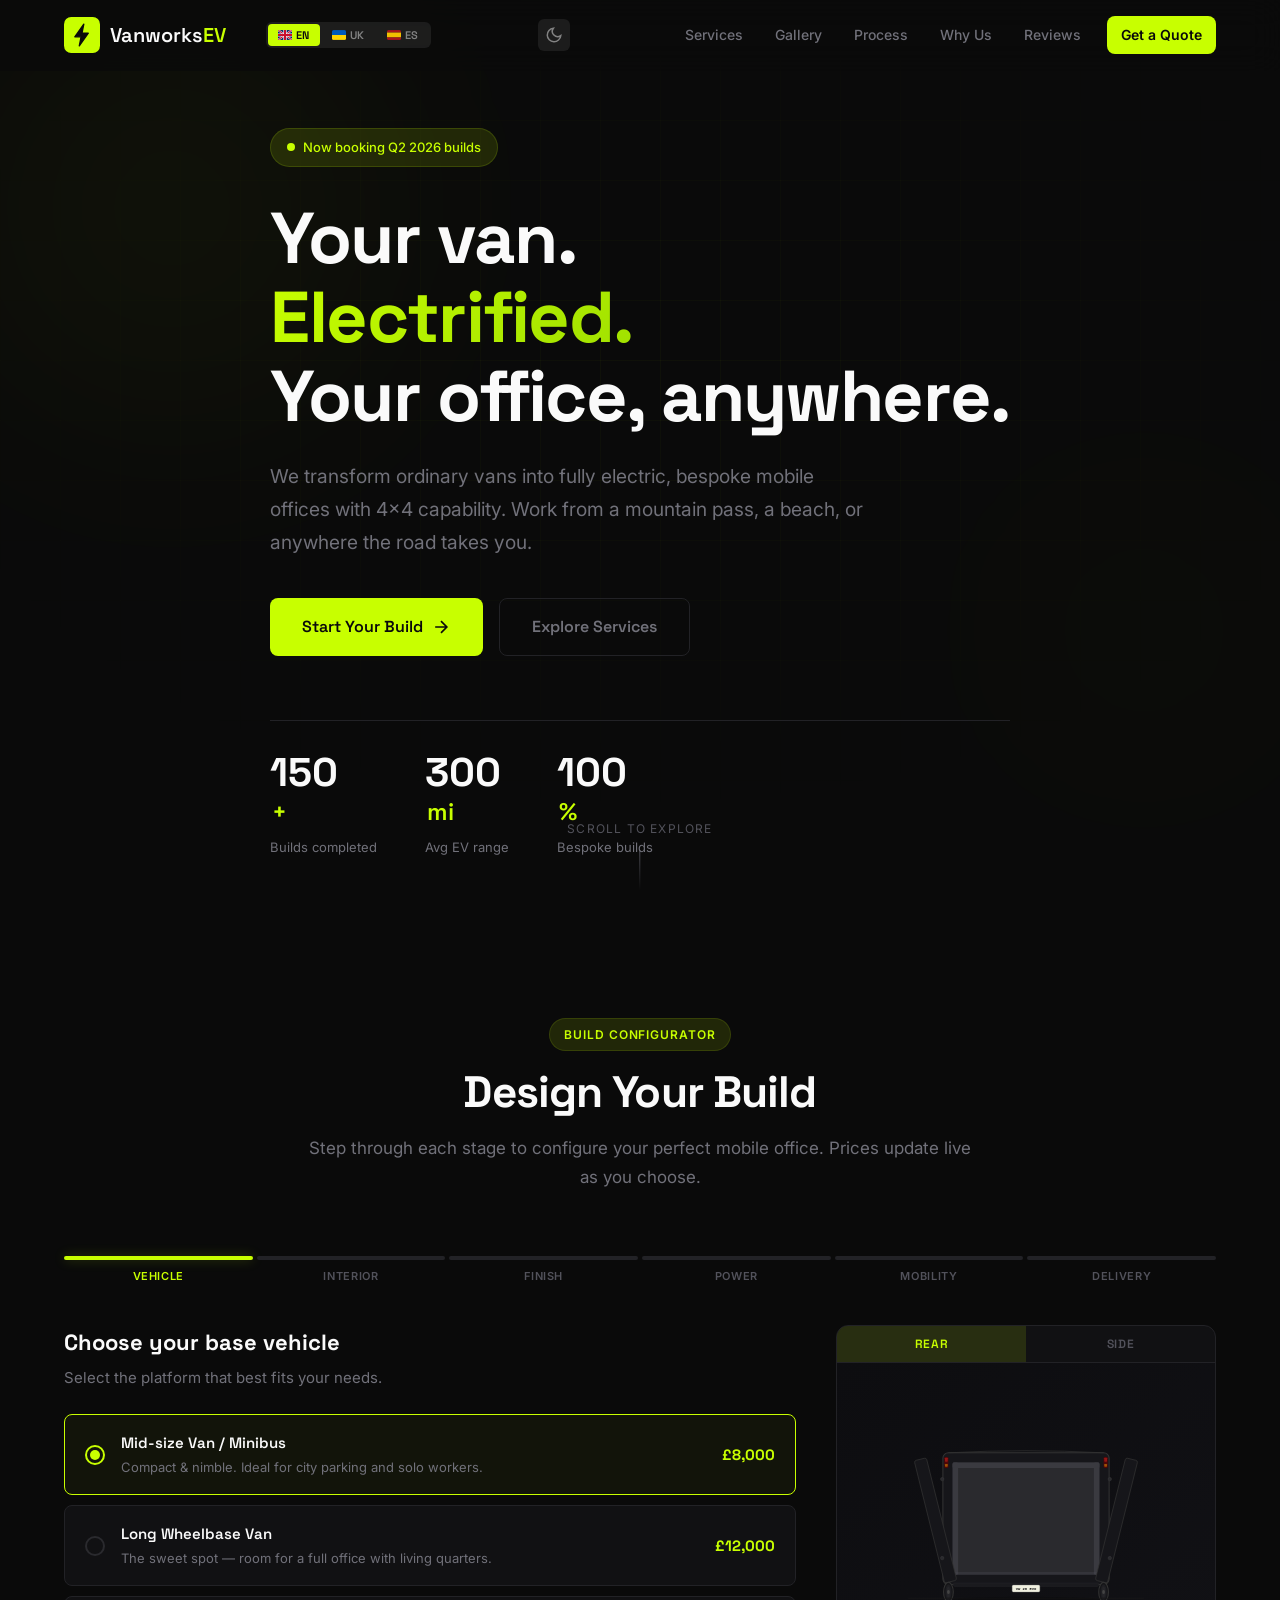
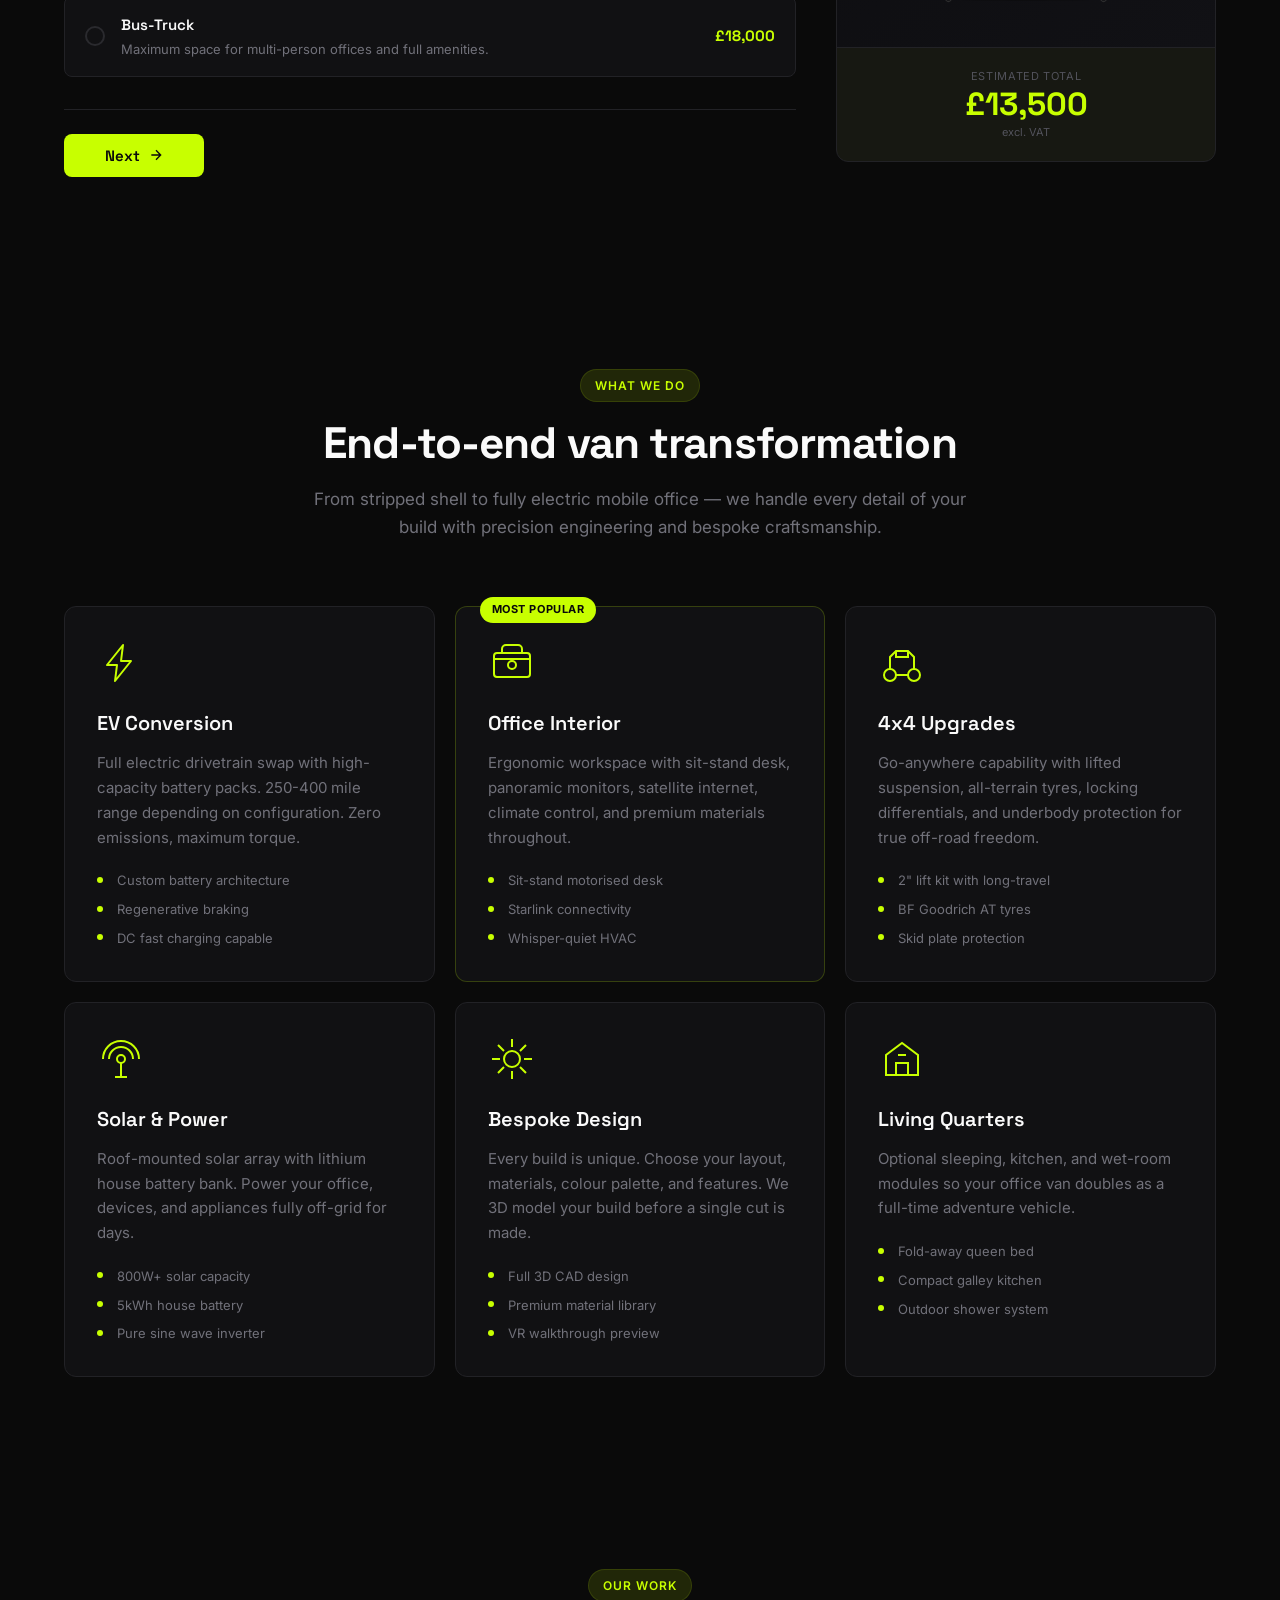
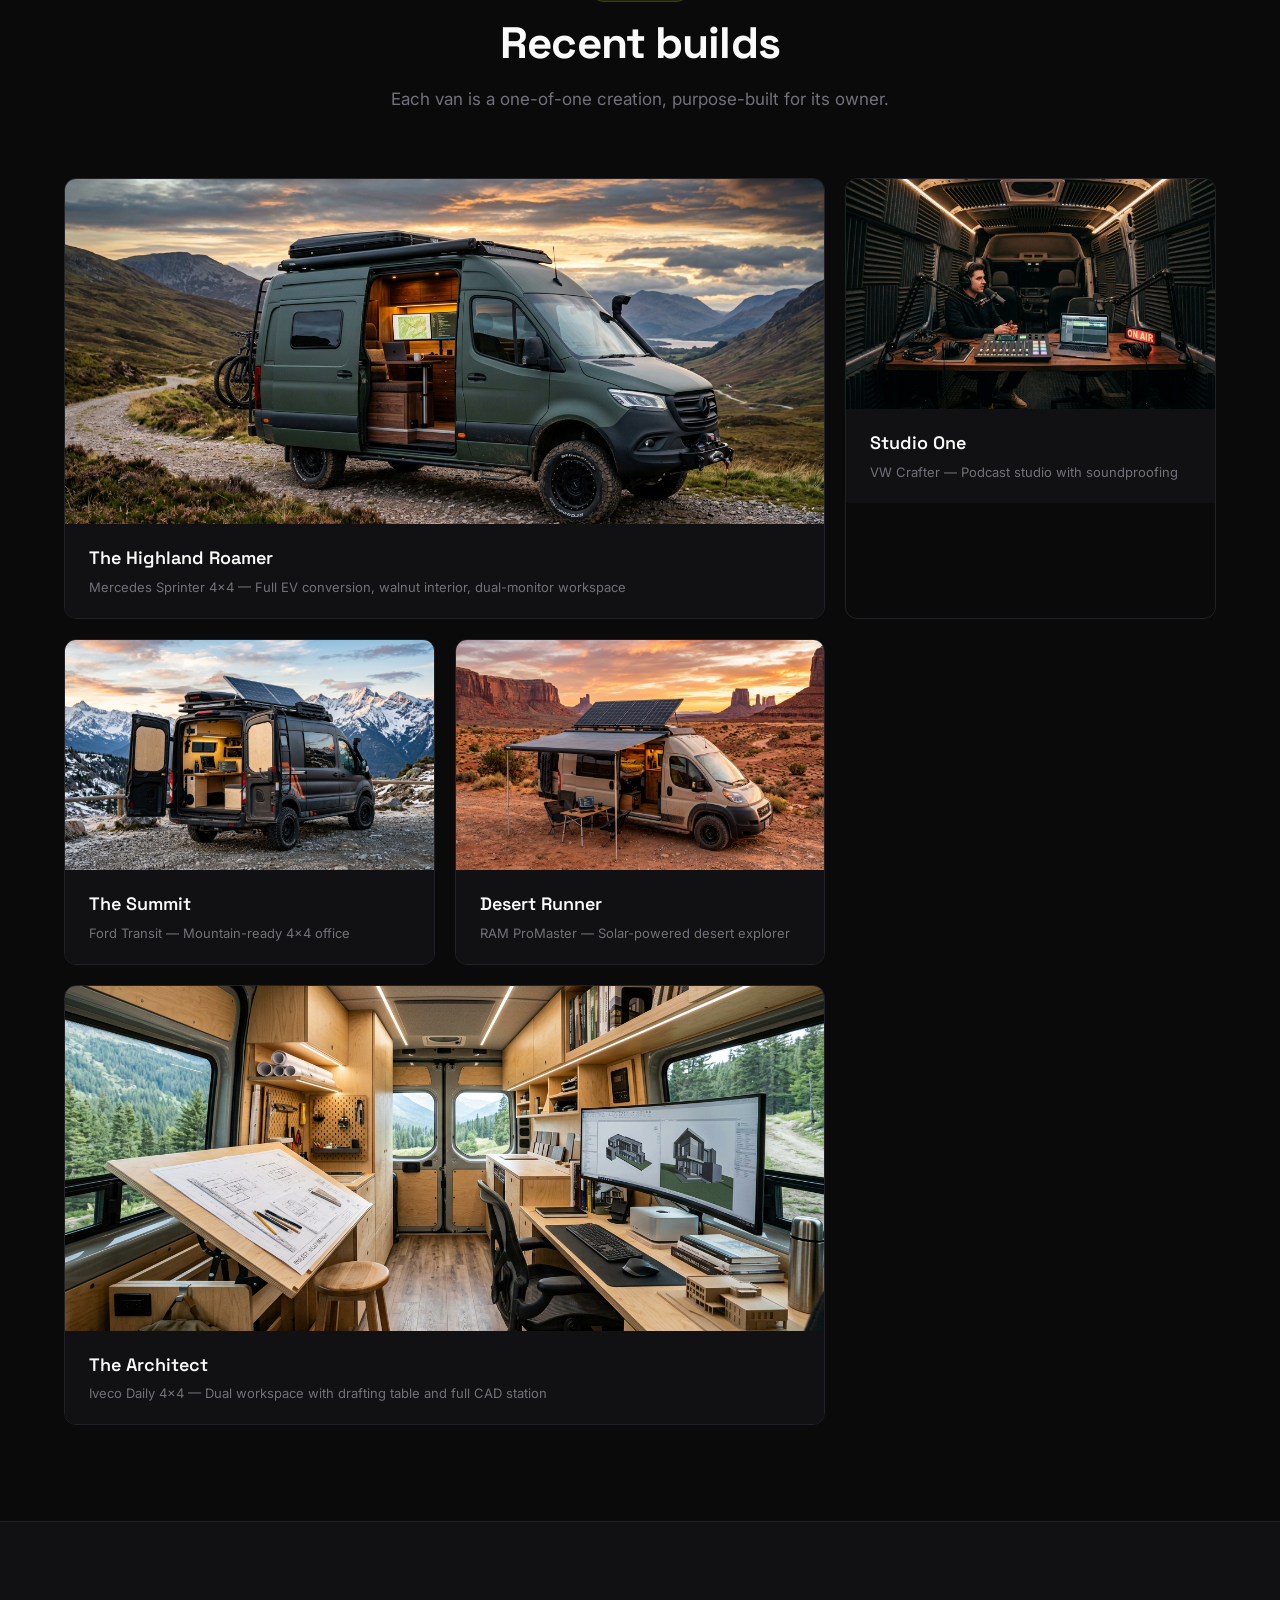
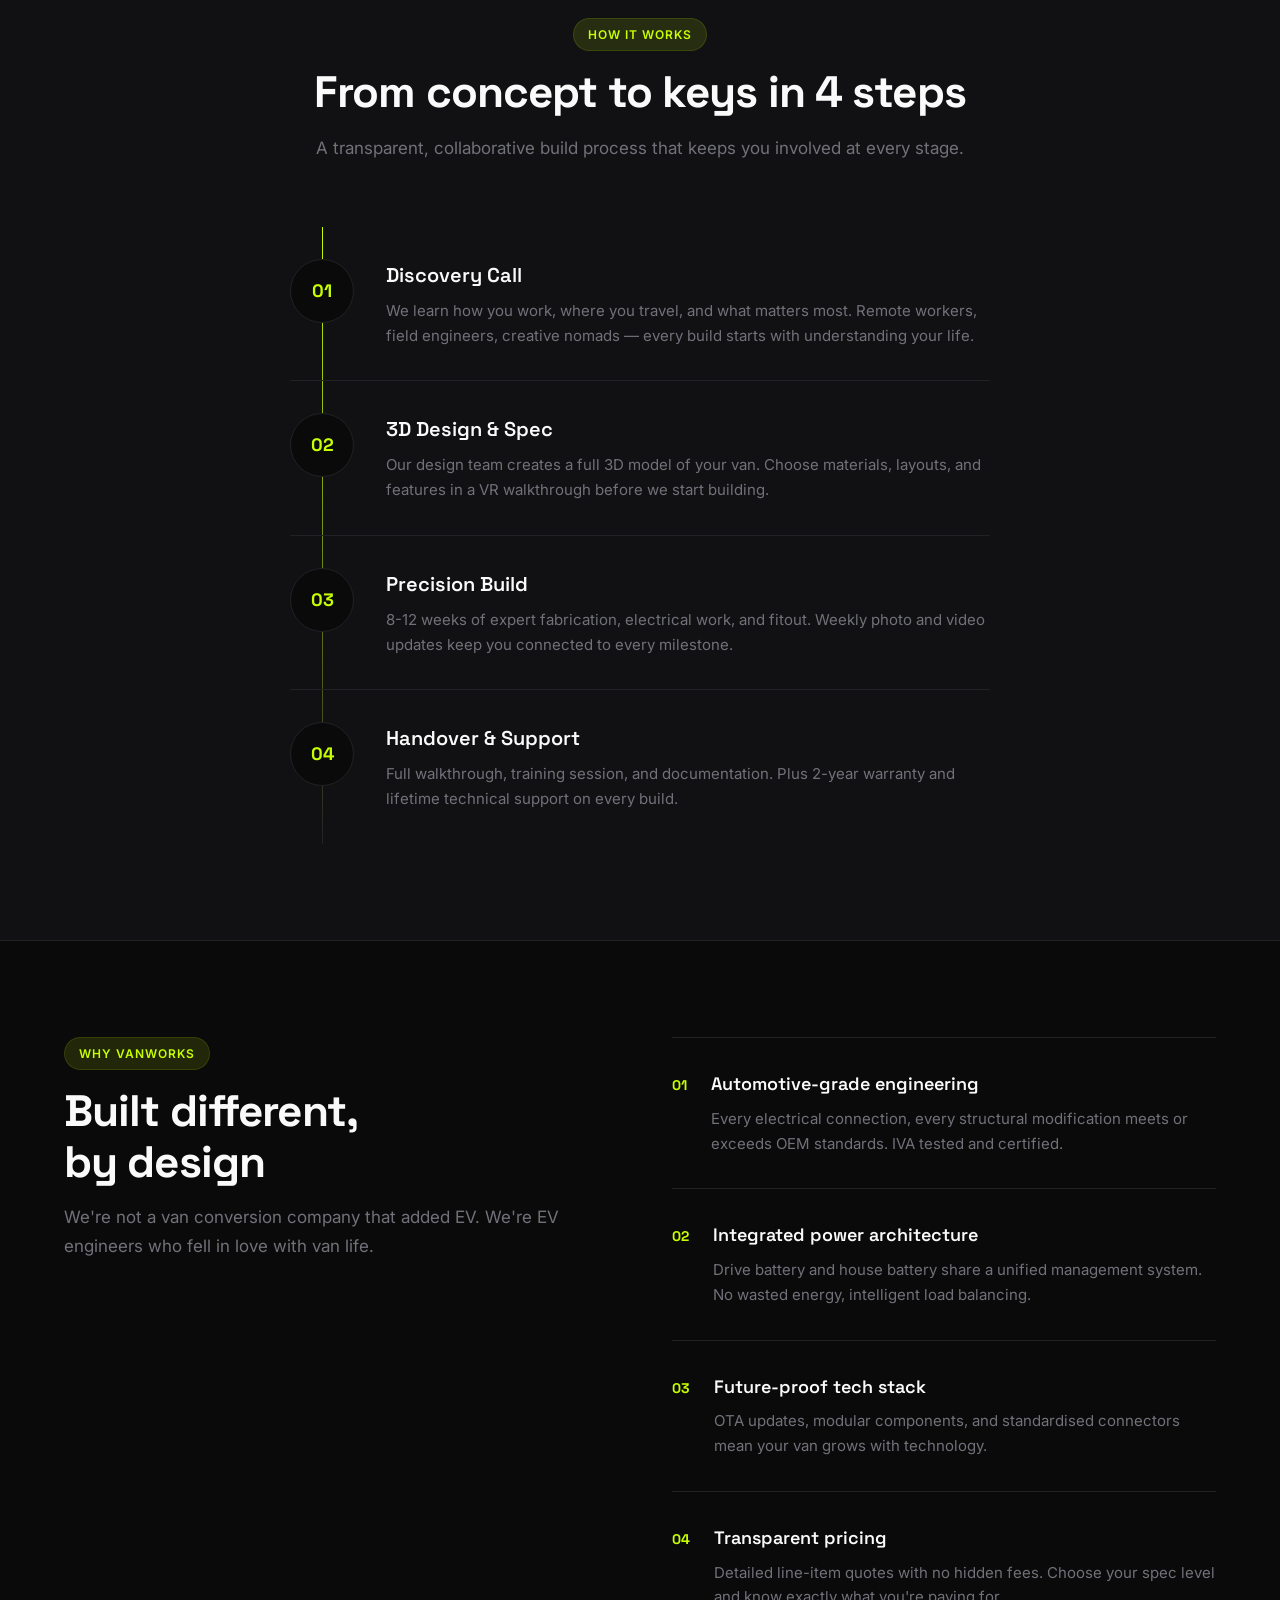
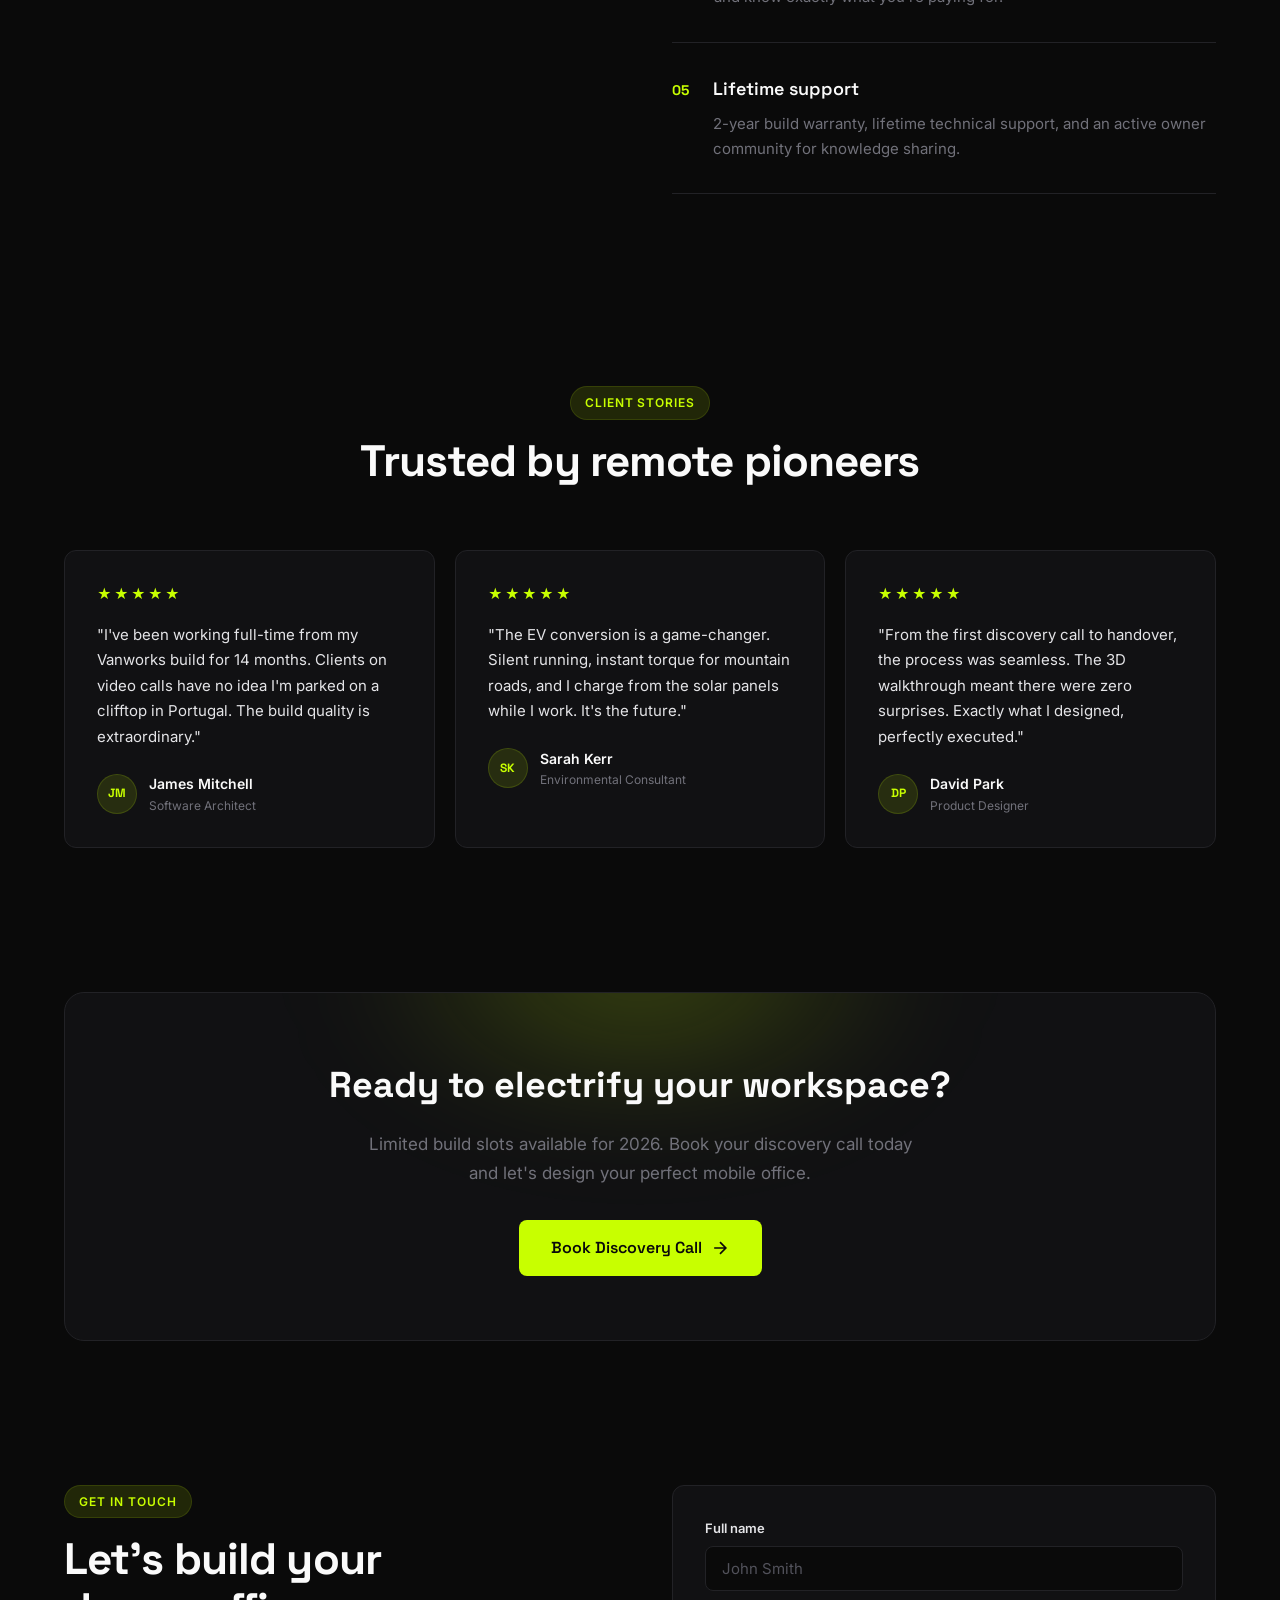
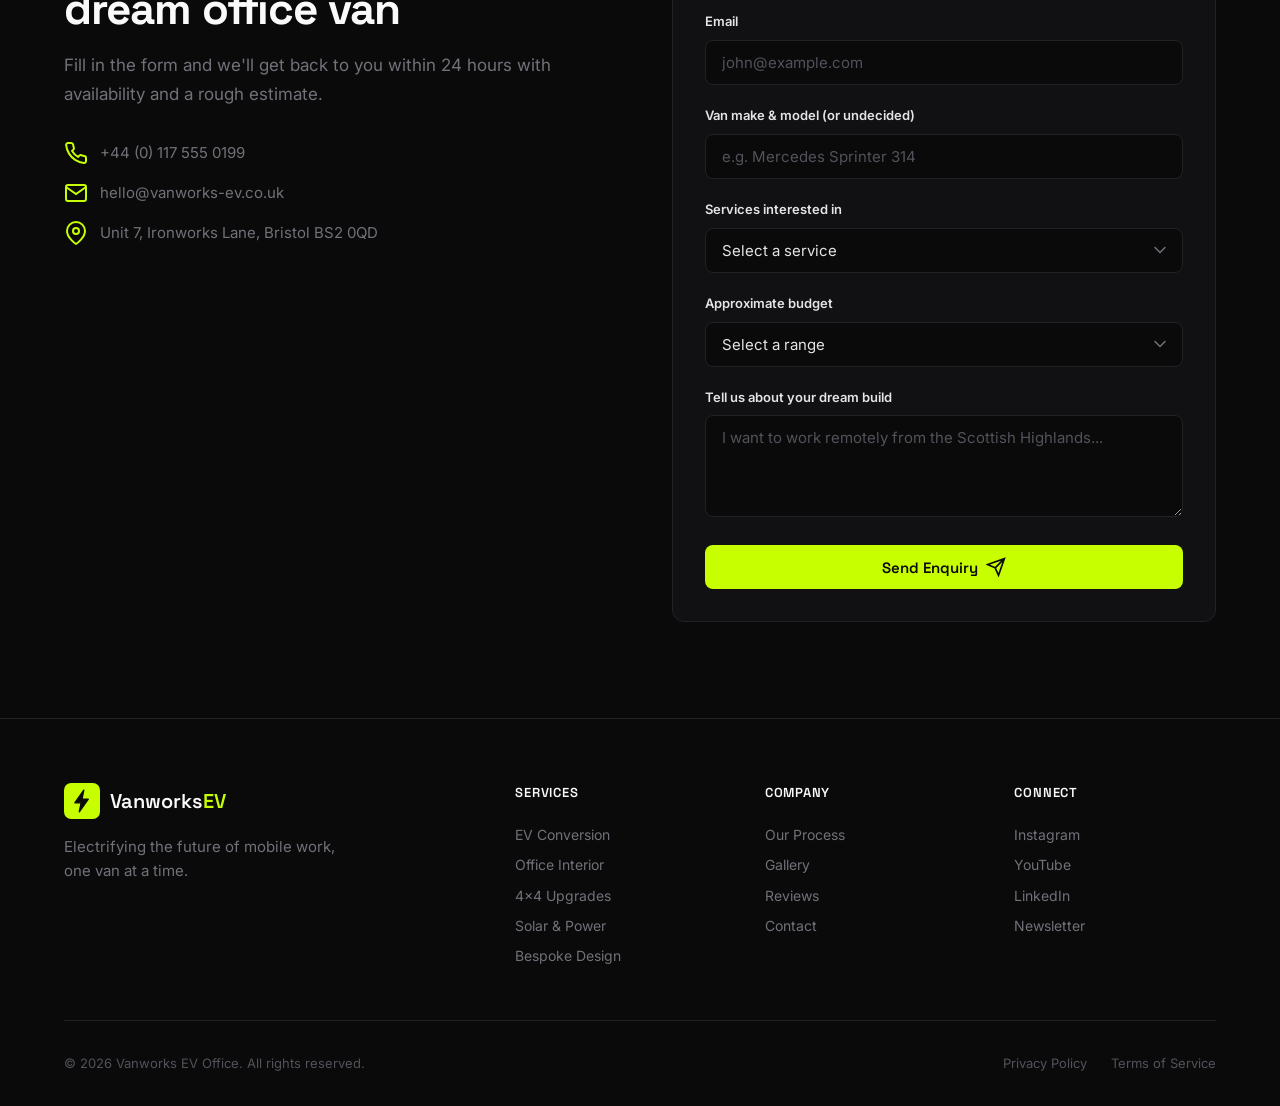
<file: index.html>
<!DOCTYPE html>
<html lang="es">
<head>
  <meta charset="UTF-8">
  <meta name="viewport" content="width=device-width, initial-scale=1.0">
  <title>Vanworks EV Office — Bespoke Electric Office Vans &amp; 4x4 Upgrades</title>
  <meta name="description" content="Vanworks EV Office transforms vans into electric, spacious offices on wheels. Bespoke interior redesign, EV conversion, and 4x4 upgrades.">
  <meta property="og:title" content="Vanworks EV Office — Bespoke Electric Office Vans & 4x4 Upgrades">
  <meta property="og:description" content="We transform ordinary vans into fully electric, bespoke mobile offices with 4x4 capability.">
  <meta property="og:image" content="https://buengenio.github.io/voltvan-studio/images/highland-roamer.jpg">
  <meta property="og:image:width" content="1200">
  <meta property="og:image:height" content="630">
  <meta property="og:type" content="website">
  <meta property="og:url" content="https://buengenio.github.io/voltvan-studio/">
  <meta name="twitter:card" content="summary_large_image">
  <meta name="twitter:title" content="Vanworks EV Office — Bespoke Electric Office Vans & 4x4 Upgrades">
  <meta name="twitter:description" content="We transform ordinary vans into fully electric, bespoke mobile offices with 4x4 capability.">
  <meta name="twitter:image" content="https://buengenio.github.io/voltvan-studio/images/highland-roamer.jpg">
  <link rel="preconnect" href="https://fonts.googleapis.com">
  <link rel="preconnect" href="https://fonts.gstatic.com" crossorigin>
  <link href="https://fonts.googleapis.com/css2?family=Space+Grotesk:wght@300;400;500;600;700&family=Inter:wght@300;400;500;600&display=swap" rel="stylesheet">
  <link rel="stylesheet" href="style.css">
  <link rel="stylesheet" href="wizard.css">
  <link rel="icon" href="data:image/svg+xml,<svg xmlns='http://www.w3.org/2000/svg' viewBox='0 0 100 100'><text y='.9em' font-size='90'>⚡</text></svg>">
  <style>
    .lang-switcher{display:flex;gap:2px;padding:2px;border-radius:6px;background:rgba(255,255,255,.08);margin-right:auto;margin-left:1rem}
    .lang-btn{display:flex;align-items:center;gap:4px;padding:4px 10px;font-size:.6875rem;font-weight:600;font-family:'Space Grotesk',sans-serif;letter-spacing:.04em;border:none;border-radius:4px;background:transparent;color:rgba(255,255,255,.45);cursor:pointer;transition:all .25s ease}
    .flag{width:14px;height:10px;border-radius:1.5px;flex-shrink:0}
    .lang-btn.active{background:var(--accent,#c8ff00);color:#0a0a0a}
    .lang-btn:hover:not(.active){color:rgba(255,255,255,.8)}
    @media(max-width:768px){.lang-switcher{margin:0 0 0 auto;order:-1}}
    .theme-toggle{display:flex;align-items:center;justify-content:center;width:32px;height:32px;border:none;border-radius:6px;background:rgba(255,255,255,.08);color:rgba(255,255,255,.45);cursor:pointer;transition:all .25s ease;margin-left:6px;flex-shrink:0}
    .theme-toggle:hover{color:rgba(255,255,255,.8);background:rgba(255,255,255,.12)}
    .theme-icon{display:none}
    [data-theme="dark"] .theme-icon--dark,[data-theme="light"] .theme-icon--light,[data-theme="auto"] .theme-icon--auto{display:block}
    html:not([data-theme]) .theme-icon--dark{display:block}
  </style>
</head>
<body>
  <!-- Navigation -->
  <nav class="nav" id="nav">
    <div class="nav__container">
      <a href="#" class="nav__logo">
        <svg class="nav__logo-icon" viewBox="0 0 40 40" fill="none" xmlns="http://www.w3.org/2000/svg">
          <rect width="40" height="40" rx="8" fill="currentColor"/>
          <path d="M22 8L12 22h7l-2 10 10-14h-7l2-10z" fill="#0a0a0a" stroke="#0a0a0a" stroke-width="1.5" stroke-linejoin="round"/>
        </svg>
        <span>Vanworks<span class="nav__logo-accent">EV</span></span>
      </a>
      <div class="lang-switcher" id="langSwitcher">
        <button class="lang-btn active" data-lang="en"><svg class="flag" viewBox="0 0 20 14"><rect width="20" height="14" fill="#012169"/><path d="M0 0l20 14M20 0L0 14" stroke="#fff" stroke-width="2.8"/><path d="M0 0l20 14M20 0L0 14" stroke="#C8102E" stroke-width="1.6"/><path d="M10 0v14M0 7h20" stroke="#fff" stroke-width="4.6"/><path d="M10 0v14M0 7h20" stroke="#C8102E" stroke-width="2.8"/></svg>EN</button>
        <button class="lang-btn" data-lang="uk"><svg class="flag" viewBox="0 0 20 14"><rect width="20" height="7" fill="#005BBB"/><rect y="7" width="20" height="7" fill="#FFD500"/></svg>UK</button>
        <button class="lang-btn" data-lang="es"><svg class="flag" viewBox="0 0 20 14"><rect width="20" height="3.5" fill="#AA151B"/><rect y="3.5" width="20" height="7" fill="#F1BF00"/><rect y="10.5" width="20" height="3.5" fill="#AA151B"/></svg>ES</button>
      </div>
      <button class="theme-toggle" id="themeToggle" aria-label="Toggle theme">
        <svg class="theme-icon theme-icon--light" width="18" height="18" viewBox="0 0 24 24" fill="none" stroke="currentColor" stroke-width="2"><circle cx="12" cy="12" r="5"/><path d="M12 1v2M12 21v2M4.22 4.22l1.42 1.42M18.36 18.36l1.42 1.42M1 12h2M21 12h2M4.22 19.78l1.42-1.42M18.36 5.64l1.42-1.42"/></svg>
        <svg class="theme-icon theme-icon--dark" width="18" height="18" viewBox="0 0 24 24" fill="none" stroke="currentColor" stroke-width="2"><path d="M21 12.79A9 9 0 1111.21 3 7 7 0 0021 12.79z"/></svg>
        <svg class="theme-icon theme-icon--auto" width="18" height="18" viewBox="0 0 24 24" fill="none" stroke="currentColor" stroke-width="2"><circle cx="12" cy="12" r="10"/><path d="M12 2a10 10 0 000 20z" fill="currentColor" opacity=".3"/></svg>
      </button>
      <div class="nav__links" id="navLinks">
        <a href="#services" class="nav__link" data-i18n="nav_services">Services</a>
        <a href="#gallery" class="nav__link" data-i18n="nav_gallery">Gallery</a>
        <a href="#process" class="nav__link" data-i18n="nav_process">Process</a>
        <a href="#features" class="nav__link" data-i18n="nav_why">Why Us</a>
        <a href="#testimonials" class="nav__link" data-i18n="nav_reviews">Reviews</a>
        <a href="#contact" class="nav__link nav__link--cta" data-i18n="nav_cta">Get a Quote</a>
      </div>
      <button class="nav__toggle" id="navToggle" aria-label="Toggle navigation">
        <span></span><span></span><span></span>
      </button>
    </div>
  </nav>

  <!-- Hero -->
  <header class="hero" id="hero">
    <div class="hero__bg">
      <div class="hero__grid"></div>
      <div class="hero__glow hero__glow--1"></div>
      <div class="hero__glow hero__glow--2"></div>
    </div>
    <div class="hero__container">
      <div class="hero__badge animate-in">
        <span class="hero__badge-dot"></span>
        <span data-i18n="hero_badge">Now booking Q2 2026 builds</span>
      </div>
      <h1 class="hero__title animate-in">
        <span data-i18n="hero_title_1">Your van.</span><br>
        <span class="hero__title-gradient" data-i18n="hero_title_grad">Electrified.</span><br>
        <span data-i18n="hero_title_3">Your office, anywhere.</span>
      </h1>
      <p class="hero__subtitle animate-in" data-i18n="hero_sub">
        We transform ordinary vans into fully electric, bespoke mobile offices
        with 4x4 capability. Work from a mountain pass, a beach, or anywhere
        the road takes you.
      </p>
      <div class="hero__actions animate-in">
        <a href="#wizard" class="btn btn--primary btn--lg">
          <span data-i18n="hero_cta1">Start Your Build</span>
          <svg width="20" height="20" viewBox="0 0 24 24" fill="none" stroke="currentColor" stroke-width="2"><path d="M5 12h14M12 5l7 7-7 7"/></svg>
        </a>
        <a href="#services" class="btn btn--ghost btn--lg" data-i18n="hero_cta2">
          Explore Services
        </a>
      </div>
      <div class="hero__stats animate-in">
        <div class="hero__stat">
          <span class="hero__stat-number" data-count="150">0</span><span class="hero__stat-suffix">+</span>
          <span class="hero__stat-label" data-i18n="stat_builds_l">Builds completed</span>
        </div>
        <div class="hero__stat">
          <span class="hero__stat-number" data-count="300">0</span><span class="hero__stat-suffix">mi</span>
          <span class="hero__stat-label" data-i18n="stat_range_l">Avg EV range</span>
        </div>
        <div class="hero__stat">
          <span class="hero__stat-number" data-count="100">0</span><span class="hero__stat-suffix">%</span>
          <span class="hero__stat-label" data-i18n="stat_bespoke_l">Bespoke builds</span>
        </div>
      </div>
    </div>
    <div class="hero__scroll">
      <span data-i18n="hero_scroll">Scroll to explore</span>
      <div class="hero__scroll-line"></div>
    </div>
  </header>

  <!-- Build Wizard -->
  <section class="wizard" id="wizard">
    <div class="container">
      <div class="section-header">
        <span class="section-tag" data-i18n="wiz_tag">Build Configurator</span>
        <h2 class="section-title" data-i18n="wiz_title">Design Your Build</h2>
        <p class="section-desc" data-i18n="wiz_desc">Step through each stage to configure your perfect mobile office. Prices update live as you choose.</p>
      </div>
      <div class="wiz__progress" id="wizProgress"></div>
      <div class="wiz__layout">
        <div class="wiz__steps" id="wizSteps"></div>
        <div class="wiz__preview-panel">
          <div class="wiz__preview-sticky">
            <div class="wiz__view-toggle">
              <button class="wiz__view-btn active" data-view="rear" data-i18n="wiz_rear">Rear</button>
              <button class="wiz__view-btn" data-view="side" data-i18n="wiz_side">Side</button>
            </div>
            <div class="wiz__svg-wrap" id="wizSvg"></div>
            <div class="wiz__price" id="wizPrice">
              <span class="wiz__price-label" data-i18n="wiz_est">Estimated total</span>
              <span class="wiz__price-value" id="wizPriceVal">£8,000</span>
              <span class="wiz__price-vat" data-i18n="wiz_vat">excl. VAT</span>
            </div>
          </div>
        </div>
      </div>
    </div>
  </section>

  <!-- Services -->
  <section class="services" id="services">
    <div class="container">
      <div class="section-header">
        <span class="section-tag" data-i18n="svc_tag">What we do</span>
        <h2 class="section-title" data-i18n="svc_title">End-to-end van transformation</h2>
        <p class="section-desc" data-i18n="svc_desc">From stripped shell to fully electric mobile office — we handle every detail of your build with precision engineering and bespoke craftsmanship.</p>
      </div>
      <div class="services__grid">
        <div class="service-card animate-in">
          <div class="service-card__icon">
            <svg viewBox="0 0 48 48" fill="none" stroke="currentColor" stroke-width="2">
              <path d="M26 6L10 26h10l-2 16 16-20H24l2-16z" stroke-linejoin="round"/>
            </svg>
          </div>
          <h3 class="service-card__title" data-i18n="svc_ev_h">EV Conversion</h3>
          <p class="service-card__desc" data-i18n="svc_ev_p">Full electric drivetrain swap with high-capacity battery packs. 250-400 mile range depending on configuration. Zero emissions, maximum torque.</p>
          <ul class="service-card__features" data-i18n-list="svc_ev_f">
            <li>Custom battery architecture</li>
            <li>Regenerative braking</li>
            <li>DC fast charging capable</li>
          </ul>
        </div>
        <div class="service-card service-card--featured animate-in">
          <div class="service-card__badge" data-i18n="svc_off_badge">Most Popular</div>
          <div class="service-card__icon">
            <svg viewBox="0 0 48 48" fill="none" stroke="currentColor" stroke-width="2">
              <rect x="6" y="14" width="36" height="24" rx="3"/>
              <path d="M14 14V10a4 4 0 014-4h12a4 4 0 014 4v4"/>
              <circle cx="24" cy="26" r="4"/>
              <path d="M6 20h36"/>
            </svg>
          </div>
          <h3 class="service-card__title" data-i18n="svc_off_h">Office Interior</h3>
          <p class="service-card__desc" data-i18n="svc_off_p">Ergonomic workspace with sit-stand desk, panoramic monitors, satellite internet, climate control, and premium materials throughout.</p>
          <ul class="service-card__features" data-i18n-list="svc_off_f">
            <li>Sit-stand motorised desk</li>
            <li>Starlink connectivity</li>
            <li>Whisper-quiet HVAC</li>
          </ul>
        </div>
        <div class="service-card animate-in">
          <div class="service-card__icon">
            <svg viewBox="0 0 48 48" fill="none" stroke="currentColor" stroke-width="2">
              <circle cx="12" cy="36" r="6"/><circle cx="36" cy="36" r="6"/>
              <path d="M18 36h12M12 30V18l6-6h12l6 6v12"/>
              <path d="M18 12v6h12v-6"/>
            </svg>
          </div>
          <h3 class="service-card__title" data-i18n="svc_4x4_h">4x4 Upgrades</h3>
          <p class="service-card__desc" data-i18n="svc_4x4_p">Go-anywhere capability with lifted suspension, all-terrain tyres, locking differentials, and underbody protection for true off-road freedom.</p>
          <ul class="service-card__features" data-i18n-list="svc_4x4_f">
            <li>2" lift kit with long-travel</li>
            <li>BF Goodrich AT tyres</li>
            <li>Skid plate protection</li>
          </ul>
        </div>
        <div class="service-card animate-in">
          <div class="service-card__icon">
            <svg viewBox="0 0 48 48" fill="none" stroke="currentColor" stroke-width="2">
              <path d="M6 24C6 14 14 6 24 6s18 8 18 18"/>
              <path d="M12 24c0-6.6 5.4-12 12-12s12 5.4 12 12"/>
              <circle cx="24" cy="24" r="4"/>
              <path d="M24 28v14M18 42h12"/>
            </svg>
          </div>
          <h3 class="service-card__title" data-i18n="svc_solar_h">Solar &amp; Power</h3>
          <p class="service-card__desc" data-i18n="svc_solar_p">Roof-mounted solar array with lithium house battery bank. Power your office, devices, and appliances fully off-grid for days.</p>
          <ul class="service-card__features" data-i18n-list="svc_solar_f">
            <li>800W+ solar capacity</li>
            <li>5kWh house battery</li>
            <li>Pure sine wave inverter</li>
          </ul>
        </div>
        <div class="service-card animate-in">
          <div class="service-card__icon">
            <svg viewBox="0 0 48 48" fill="none" stroke="currentColor" stroke-width="2">
              <path d="M24 4v8M4 24h8M44 24h-8M24 44v-8"/>
              <path d="M10 10l6 6M38 10l-6 6M10 38l6-6M38 38l-6-6"/>
              <circle cx="24" cy="24" r="8"/>
            </svg>
          </div>
          <h3 class="service-card__title" data-i18n="svc_design_h">Bespoke Design</h3>
          <p class="service-card__desc" data-i18n="svc_design_p">Every build is unique. Choose your layout, materials, colour palette, and features. We 3D model your build before a single cut is made.</p>
          <ul class="service-card__features" data-i18n-list="svc_design_f">
            <li>Full 3D CAD design</li>
            <li>Premium material library</li>
            <li>VR walkthrough preview</li>
          </ul>
        </div>
        <div class="service-card animate-in">
          <div class="service-card__icon">
            <svg viewBox="0 0 48 48" fill="none" stroke="currentColor" stroke-width="2">
              <path d="M8 40V20l16-12 16 12v20H8z"/>
              <path d="M18 40V28h12v12"/>
              <path d="M20 20h8"/>
            </svg>
          </div>
          <h3 class="service-card__title" data-i18n="svc_living_h">Living Quarters</h3>
          <p class="service-card__desc" data-i18n="svc_living_p">Optional sleeping, kitchen, and wet-room modules so your office van doubles as a full-time adventure vehicle.</p>
          <ul class="service-card__features" data-i18n-list="svc_living_f">
            <li>Fold-away queen bed</li>
            <li>Compact galley kitchen</li>
            <li>Outdoor shower system</li>
          </ul>
        </div>
      </div>
    </div>
  </section>

  <!-- Gallery -->
  <section class="gallery" id="gallery">
    <div class="container">
      <div class="section-header">
        <span class="section-tag" data-i18n="gal_tag">Our work</span>
        <h2 class="section-title" data-i18n="gal_title">Recent builds</h2>
        <p class="section-desc" data-i18n="gal_desc">Each van is a one-of-one creation, purpose-built for its owner.</p>
      </div>
      <div class="gallery__grid">
        <div class="gallery__item gallery__item--wide animate-in">
          <div class="gallery__img">
            <img src="images/highland-roamer.jpg" alt="The Highland Roamer — Mercedes Sprinter 4x4 with walnut interior" loading="lazy">
          </div>
          <div class="gallery__info">
            <h3 data-i18n="gal_1_h">The Highland Roamer</h3>
            <p data-i18n="gal_1_p">Mercedes Sprinter 4x4 — Full EV conversion, walnut interior, dual-monitor workspace</p>
          </div>
        </div>
        <div class="gallery__item animate-in">
          <div class="gallery__img">
            <img src="images/studio-one.jpg" alt="Studio One — VW Crafter podcast studio with soundproofing" loading="lazy">
          </div>
          <div class="gallery__info">
            <h3 data-i18n="gal_2_h">Studio One</h3>
            <p data-i18n="gal_2_p">VW Crafter — Podcast studio with soundproofing</p>
          </div>
        </div>
        <div class="gallery__item animate-in">
          <div class="gallery__img">
            <img src="images/the-summit.jpg" alt="The Summit — Ford Transit 4x4 at mountain overlook" loading="lazy">
          </div>
          <div class="gallery__info">
            <h3 data-i18n="gal_3_h">The Summit</h3>
            <p data-i18n="gal_3_p">Ford Transit — Mountain-ready 4x4 office</p>
          </div>
        </div>
        <div class="gallery__item animate-in">
          <div class="gallery__img">
            <img src="images/desert-runner.jpg" alt="Desert Runner — RAM ProMaster with solar panels in desert" loading="lazy">
          </div>
          <div class="gallery__info">
            <h3 data-i18n="gal_4_h">Desert Runner</h3>
            <p data-i18n="gal_4_p">RAM ProMaster — Solar-powered desert explorer</p>
          </div>
        </div>
        <div class="gallery__item gallery__item--wide animate-in">
          <div class="gallery__img">
            <img src="images/the-architect.jpg" alt="The Architect — Iveco Daily dual workspace interior" loading="lazy">
          </div>
          <div class="gallery__info">
            <h3 data-i18n="gal_5_h">The Architect</h3>
            <p data-i18n="gal_5_p">Iveco Daily 4x4 — Dual workspace with drafting table and full CAD station</p>
          </div>
        </div>
      </div>
    </div>
  </section>

  <!-- Process -->
  <section class="process" id="process">
    <div class="container">
      <div class="section-header">
        <span class="section-tag" data-i18n="proc_tag">How it works</span>
        <h2 class="section-title" data-i18n="proc_title">From concept to keys in 4 steps</h2>
        <p class="section-desc" data-i18n="proc_desc">A transparent, collaborative build process that keeps you involved at every stage.</p>
      </div>
      <div class="process__timeline">
        <div class="process__step animate-in">
          <div class="process__step-number">01</div>
          <div class="process__step-content">
            <h3 data-i18n="proc_h1">Discovery Call</h3>
            <p data-i18n="proc_p1">We learn how you work, where you travel, and what matters most. Remote workers, field engineers, creative nomads — every build starts with understanding your life.</p>
          </div>
        </div>
        <div class="process__step animate-in">
          <div class="process__step-number">02</div>
          <div class="process__step-content">
            <h3 data-i18n="proc_h2">3D Design &amp; Spec</h3>
            <p data-i18n="proc_p2">Our design team creates a full 3D model of your van. Choose materials, layouts, and features in a VR walkthrough before we start building.</p>
          </div>
        </div>
        <div class="process__step animate-in">
          <div class="process__step-number">03</div>
          <div class="process__step-content">
            <h3 data-i18n="proc_h3">Precision Build</h3>
            <p data-i18n="proc_p3">8-12 weeks of expert fabrication, electrical work, and fitout. Weekly photo and video updates keep you connected to every milestone.</p>
          </div>
        </div>
        <div class="process__step animate-in">
          <div class="process__step-number">04</div>
          <div class="process__step-content">
            <h3 data-i18n="proc_h4">Handover &amp; Support</h3>
            <p data-i18n="proc_p4">Full walkthrough, training session, and documentation. Plus 2-year warranty and lifetime technical support on every build.</p>
          </div>
        </div>
      </div>
    </div>
  </section>

  <!-- Features -->
  <section class="features" id="features">
    <div class="container">
      <div class="features__layout">
        <div class="features__header">
          <span class="section-tag" data-i18n="why_tag">Why Vanworks</span>
          <h2 class="section-title" data-i18n="why_title" data-i18n-html>Built different,<br>by design</h2>
          <p class="section-desc" data-i18n="why_desc">We're not a van conversion company that added EV. We're EV engineers who fell in love with van life.</p>
        </div>
        <div class="features__list">
          <div class="feature animate-in">
            <div class="feature__number">01</div>
            <div class="feature__content">
              <h3 data-i18n="why_h1">Automotive-grade engineering</h3>
              <p data-i18n="why_p1">Every electrical connection, every structural modification meets or exceeds OEM standards. IVA tested and certified.</p>
            </div>
          </div>
          <div class="feature animate-in">
            <div class="feature__number">02</div>
            <div class="feature__content">
              <h3 data-i18n="why_h2">Integrated power architecture</h3>
              <p data-i18n="why_p2">Drive battery and house battery share a unified management system. No wasted energy, intelligent load balancing.</p>
            </div>
          </div>
          <div class="feature animate-in">
            <div class="feature__number">03</div>
            <div class="feature__content">
              <h3 data-i18n="why_h3">Future-proof tech stack</h3>
              <p data-i18n="why_p3">OTA updates, modular components, and standardised connectors mean your van grows with technology.</p>
            </div>
          </div>
          <div class="feature animate-in">
            <div class="feature__number">04</div>
            <div class="feature__content">
              <h3 data-i18n="why_h4">Transparent pricing</h3>
              <p data-i18n="why_p4">Detailed line-item quotes with no hidden fees. Choose your spec level and know exactly what you're paying for.</p>
            </div>
          </div>
          <div class="feature animate-in">
            <div class="feature__number">05</div>
            <div class="feature__content">
              <h3 data-i18n="why_h5">Lifetime support</h3>
              <p data-i18n="why_p5">2-year build warranty, lifetime technical support, and an active owner community for knowledge sharing.</p>
            </div>
          </div>
        </div>
      </div>
    </div>
  </section>

  <!-- Testimonials -->
  <section class="testimonials" id="testimonials">
    <div class="container">
      <div class="section-header">
        <span class="section-tag" data-i18n="rev_tag">Client stories</span>
        <h2 class="section-title" data-i18n="rev_title">Trusted by remote pioneers</h2>
      </div>
      <div class="testimonials__grid">
        <div class="testimonial animate-in">
          <div class="testimonial__stars">★★★★★</div>
          <blockquote class="testimonial__quote" data-i18n="rev_1">
            "I've been working full-time from my Vanworks build for 14 months. Clients on video calls have no idea I'm parked on a clifftop in Portugal. The build quality is extraordinary."
          </blockquote>
          <div class="testimonial__author">
            <div class="testimonial__avatar">JM</div>
            <div>
              <div class="testimonial__name" data-i18n="rev_1_name">James Mitchell</div>
              <div class="testimonial__role" data-i18n="rev_1_role">Software Architect</div>
            </div>
          </div>
        </div>
        <div class="testimonial animate-in">
          <div class="testimonial__stars">★★★★★</div>
          <blockquote class="testimonial__quote" data-i18n="rev_2">
            "The EV conversion is a game-changer. Silent running, instant torque for mountain roads, and I charge from the solar panels while I work. It's the future."
          </blockquote>
          <div class="testimonial__author">
            <div class="testimonial__avatar">SK</div>
            <div>
              <div class="testimonial__name" data-i18n="rev_2_name">Sarah Kerr</div>
              <div class="testimonial__role" data-i18n="rev_2_role">Environmental Consultant</div>
            </div>
          </div>
        </div>
        <div class="testimonial animate-in">
          <div class="testimonial__stars">★★★★★</div>
          <blockquote class="testimonial__quote" data-i18n="rev_3">
            "From the first discovery call to handover, the process was seamless. The 3D walkthrough meant there were zero surprises. Exactly what I designed, perfectly executed."
          </blockquote>
          <div class="testimonial__author">
            <div class="testimonial__avatar">DP</div>
            <div>
              <div class="testimonial__name" data-i18n="rev_3_name">David Park</div>
              <div class="testimonial__role" data-i18n="rev_3_role">Product Designer</div>
            </div>
          </div>
        </div>
      </div>
    </div>
  </section>

  <!-- CTA Banner -->
  <section class="cta-banner">
    <div class="container">
      <div class="cta-banner__inner">
        <div class="cta-banner__glow"></div>
        <h2 class="cta-banner__title" data-i18n="cta_title">Ready to electrify your workspace?</h2>
        <p class="cta-banner__desc" data-i18n="cta_desc">Limited build slots available for 2026. Book your discovery call today and let's design your perfect mobile office.</p>
        <a href="#contact" class="btn btn--primary btn--lg">
          <span data-i18n="cta_btn">Book Discovery Call</span>
          <svg width="20" height="20" viewBox="0 0 24 24" fill="none" stroke="currentColor" stroke-width="2"><path d="M5 12h14M12 5l7 7-7 7"/></svg>
        </a>
      </div>
    </div>
  </section>

  <!-- Contact -->
  <section class="contact" id="contact">
    <div class="container">
      <div class="contact__layout">
        <div class="contact__info">
          <span class="section-tag" data-i18n="ct_tag">Get in touch</span>
          <h2 class="section-title" data-i18n="ct_title" data-i18n-html>Let's build your<br>dream office van</h2>
          <p class="section-desc" data-i18n="ct_desc">Fill in the form and we'll get back to you within 24 hours with availability and a rough estimate.</p>
          <div class="contact__details">
            <div class="contact__detail">
              <svg width="24" height="24" viewBox="0 0 24 24" fill="none" stroke="currentColor" stroke-width="2"><path d="M22 16.92v3a2 2 0 01-2.18 2 19.79 19.79 0 01-8.63-3.07 19.5 19.5 0 01-6-6 19.79 19.79 0 01-3.07-8.67A2 2 0 014.11 2h3a2 2 0 012 1.72c.127.96.361 1.903.7 2.81a2 2 0 01-.45 2.11L8.09 9.91a16 16 0 006 6l1.27-1.27a2 2 0 012.11-.45c.907.339 1.85.573 2.81.7A2 2 0 0122 16.92z"/></svg>
              <span data-i18n="ct_phone">+44 (0) 117 555 0199</span>
            </div>
            <div class="contact__detail">
              <svg width="24" height="24" viewBox="0 0 24 24" fill="none" stroke="currentColor" stroke-width="2"><path d="M4 4h16c1.1 0 2 .9 2 2v12c0 1.1-.9 2-2 2H4c-1.1 0-2-.9-2-2V6c0-1.1.9-2 2-2z"/><path d="M22 6l-10 7L2 6"/></svg>
              <span data-i18n="ct_email">hello@vanworks-ev.co.uk</span>
            </div>
            <div class="contact__detail">
              <svg width="24" height="24" viewBox="0 0 24 24" fill="none" stroke="currentColor" stroke-width="2"><path d="M21 10c0 7-9 13-9 13s-9-6-9-13a9 9 0 0118 0z"/><circle cx="12" cy="10" r="3"/></svg>
              <span data-i18n="ct_address">Unit 7, Ironworks Lane, Bristol BS2 0QD</span>
            </div>
          </div>
        </div>
        <form class="contact__form" id="contactForm">
          <div class="form__group">
            <label for="name" class="form__label" data-i18n="form_name">Full name</label>
            <input type="text" id="name" name="name" class="form__input" placeholder="John Smith" required>
          </div>
          <div class="form__group">
            <label for="email" class="form__label" data-i18n="form_email">Email</label>
            <input type="email" id="email" name="email" class="form__input" placeholder="john@example.com" required>
          </div>
          <div class="form__group">
            <label for="van" class="form__label" data-i18n="form_van">Van make &amp; model (or undecided)</label>
            <input type="text" id="van" name="van" class="form__input" placeholder="e.g. Mercedes Sprinter 314">
          </div>
          <div class="form__group">
            <label for="serviceSelect" class="form__label" data-i18n="form_services">Services interested in</label>
            <select id="serviceSelect" name="services" class="form__input form__select">
              <option value="" disabled selected data-i18n="form_svc_select">Select a service</option>
              <option value="full" data-i18n="form_svc_full">Full build (EV + Office + 4x4)</option>
              <option value="ev" data-i18n="form_svc_ev">EV conversion only</option>
              <option value="office" data-i18n="form_svc_office">Office interior only</option>
              <option value="4x4" data-i18n="form_svc_4x4">4x4 upgrade only</option>
              <option value="solar" data-i18n="form_svc_solar">Solar &amp; power system</option>
              <option value="other" data-i18n="form_svc_other">Other / not sure yet</option>
            </select>
          </div>
          <div class="form__group">
            <label for="budget" class="form__label" data-i18n="form_budget">Approximate budget</label>
            <select id="budget" name="budget" class="form__input form__select">
              <option value="" disabled selected data-i18n="form_bud_select">Select a range</option>
              <option value="30-50" data-i18n="form_bud_1">£30,000 – £50,000</option>
              <option value="50-80" data-i18n="form_bud_2">£50,000 – £80,000</option>
              <option value="80-120" data-i18n="form_bud_3">£80,000 – £120,000</option>
              <option value="120+" data-i18n="form_bud_4">£120,000+</option>
            </select>
          </div>
          <div class="form__group">
            <label for="message" class="form__label" data-i18n="form_message">Tell us about your dream build</label>
            <textarea id="message" name="message" class="form__input form__textarea" rows="4" placeholder="I want to work remotely from the Scottish Highlands..."></textarea>
          </div>
          <button type="submit" class="btn btn--primary btn--full">
            <span data-i18n="form_submit">Send Enquiry</span>
            <svg width="20" height="20" viewBox="0 0 24 24" fill="none" stroke="currentColor" stroke-width="2"><path d="M22 2L11 13M22 2l-7 20-4-9-9-4 20-7z"/></svg>
          </button>
          <div class="form__success" id="formSuccess">
            <svg width="24" height="24" viewBox="0 0 24 24" fill="none" stroke="currentColor" stroke-width="2"><path d="M22 11.08V12a10 10 0 11-5.93-9.14"/><path d="M22 4L12 14.01l-3-3"/></svg>
            <span data-i18n="form_success">Thanks! We'll be in touch within 24 hours.</span>
          </div>
        </form>
      </div>
    </div>
  </section>

  <!-- Footer -->
  <footer class="footer">
    <div class="container">
      <div class="footer__grid">
        <div class="footer__brand">
          <a href="#" class="nav__logo">
            <svg class="nav__logo-icon" viewBox="0 0 40 40" fill="none" xmlns="http://www.w3.org/2000/svg">
              <rect width="40" height="40" rx="8" fill="currentColor"/>
              <path d="M22 8L12 22h7l-2 10 10-14h-7l2-10z" fill="#0a0a0a" stroke="#0a0a0a" stroke-width="1.5" stroke-linejoin="round"/>
            </svg>
            <span>Vanworks<span class="nav__logo-accent">EV</span></span>
          </a>
          <p class="footer__tagline" data-i18n="footer_tagline">Electrifying the future of mobile work, one van at a time.</p>
        </div>
        <div class="footer__col">
          <h4 class="footer__heading" data-i18n="foot_svc">Services</h4>
          <a href="#services" class="footer__link" data-i18n="svc_ev_h">EV Conversion</a>
          <a href="#services" class="footer__link" data-i18n="svc_off_h">Office Interior</a>
          <a href="#services" class="footer__link" data-i18n="svc_4x4_h">4x4 Upgrades</a>
          <a href="#services" class="footer__link" data-i18n="svc_solar_h">Solar &amp; Power</a>
          <a href="#services" class="footer__link" data-i18n="svc_design_h">Bespoke Design</a>
        </div>
        <div class="footer__col">
          <h4 class="footer__heading" data-i18n="foot_company">Company</h4>
          <a href="#process" class="footer__link" data-i18n="foot_our_process">Our Process</a>
          <a href="#gallery" class="footer__link" data-i18n="foot_gallery">Gallery</a>
          <a href="#testimonials" class="footer__link" data-i18n="foot_reviews">Reviews</a>
          <a href="#contact" class="footer__link" data-i18n="foot_contact">Contact</a>
        </div>
        <div class="footer__col">
          <h4 class="footer__heading" data-i18n="foot_connect">Connect</h4>
          <a href="#" class="footer__link">Instagram</a>
          <a href="#" class="footer__link">YouTube</a>
          <a href="#" class="footer__link">LinkedIn</a>
          <a href="#" class="footer__link" data-i18n="foot_newsletter">Newsletter</a>
        </div>
      </div>
      <div class="footer__bottom">
        <p data-i18n="foot_copy">&copy; 2026 Vanworks EV Office. All rights reserved.</p>
        <div class="footer__legal">
          <a href="#" data-i18n="foot_privacy">Privacy Policy</a>
          <a href="#" data-i18n="foot_terms">Terms of Service</a>
        </div>
      </div>
    </div>
  </footer>

  <script src="i18n.js"></script>
  <script src="wizard.js"></script>
  <script src="script.js"></script>
  <script>
    (() => {
      const urlLang = new URLSearchParams(window.location.search).get('lang');
      window.currentLang = (urlLang && I18N[urlLang]) ? urlLang : (localStorage.getItem('vw_lang') || 'en');

      const setLangURL = (lang) => {
        const url = new URL(window.location);
        if (lang === 'en') { url.searchParams.delete('lang'); }
        else { url.searchParams.set('lang', lang); }
        history.replaceState(null, '', url);
      };

      const applyLang = (lang) => {
        const t = I18N[lang];
        if (!t) return;
        window.currentLang = lang;
        localStorage.setItem('vw_lang', lang);
        setLangURL(lang);
        document.documentElement.lang = lang;

        document.title = t._meta.title;
        const metaDesc = document.querySelector('meta[name="description"]');
        if (metaDesc) metaDesc.content = t._meta.desc;

        document.querySelectorAll('[data-i18n]').forEach(el => {
          const key = el.dataset.i18n;
          if (t[key] === undefined) return;
          if (el.hasAttribute('data-i18n-html')) {
            el.innerHTML = t[key];
          } else {
            el.textContent = t[key];
          }
        });

        document.querySelectorAll('[data-i18n-list]').forEach(ul => {
          const key = ul.dataset.i18nList;
          const items = t[key];
          if (!items) return;
          ul.innerHTML = items.map(f => '<li>' + f + '</li>').join('');
        });

        document.querySelectorAll('.lang-btn').forEach(b => {
          b.classList.toggle('active', b.dataset.lang === lang);
        });

        if (typeof Wizard !== 'undefined') Wizard.renderStep();
      };

      document.getElementById('langSwitcher').addEventListener('click', (e) => {
        const btn = e.target.closest('.lang-btn');
        if (!btn) return;
        applyLang(btn.dataset.lang);
      });

      if (window.currentLang !== 'en') applyLang(window.currentLang);
      else setLangURL('en');

      /* ---- Theme switcher ---- */
      const THEMES = ['dark', 'light', 'auto'];
      const applyTheme = (theme) => {
        localStorage.setItem('vw_theme', theme);
        if (theme === 'auto') {
          const prefersDark = window.matchMedia('(prefers-color-scheme: dark)').matches;
          document.documentElement.setAttribute('data-theme', 'auto');
          document.documentElement.style.colorScheme = prefersDark ? 'dark' : 'light';
          if (!prefersDark) {
            document.documentElement.setAttribute('data-theme', 'light');
          }
        } else {
          document.documentElement.setAttribute('data-theme', theme);
          document.documentElement.style.colorScheme = theme;
        }
      };

      const themeBtn = document.getElementById('themeToggle');
      let themeIdx = THEMES.indexOf(localStorage.getItem('vw_theme') || 'dark');
      if (themeIdx < 0) themeIdx = 0;
      applyTheme(THEMES[themeIdx]);

      themeBtn.addEventListener('click', () => {
        themeIdx = (themeIdx + 1) % THEMES.length;
        applyTheme(THEMES[themeIdx]);
      });

      window.matchMedia('(prefers-color-scheme: dark)').addEventListener('change', () => {
        if (THEMES[themeIdx] === 'auto') applyTheme('auto');
      });
    })();
  </script>
</body>
</html>
</file>
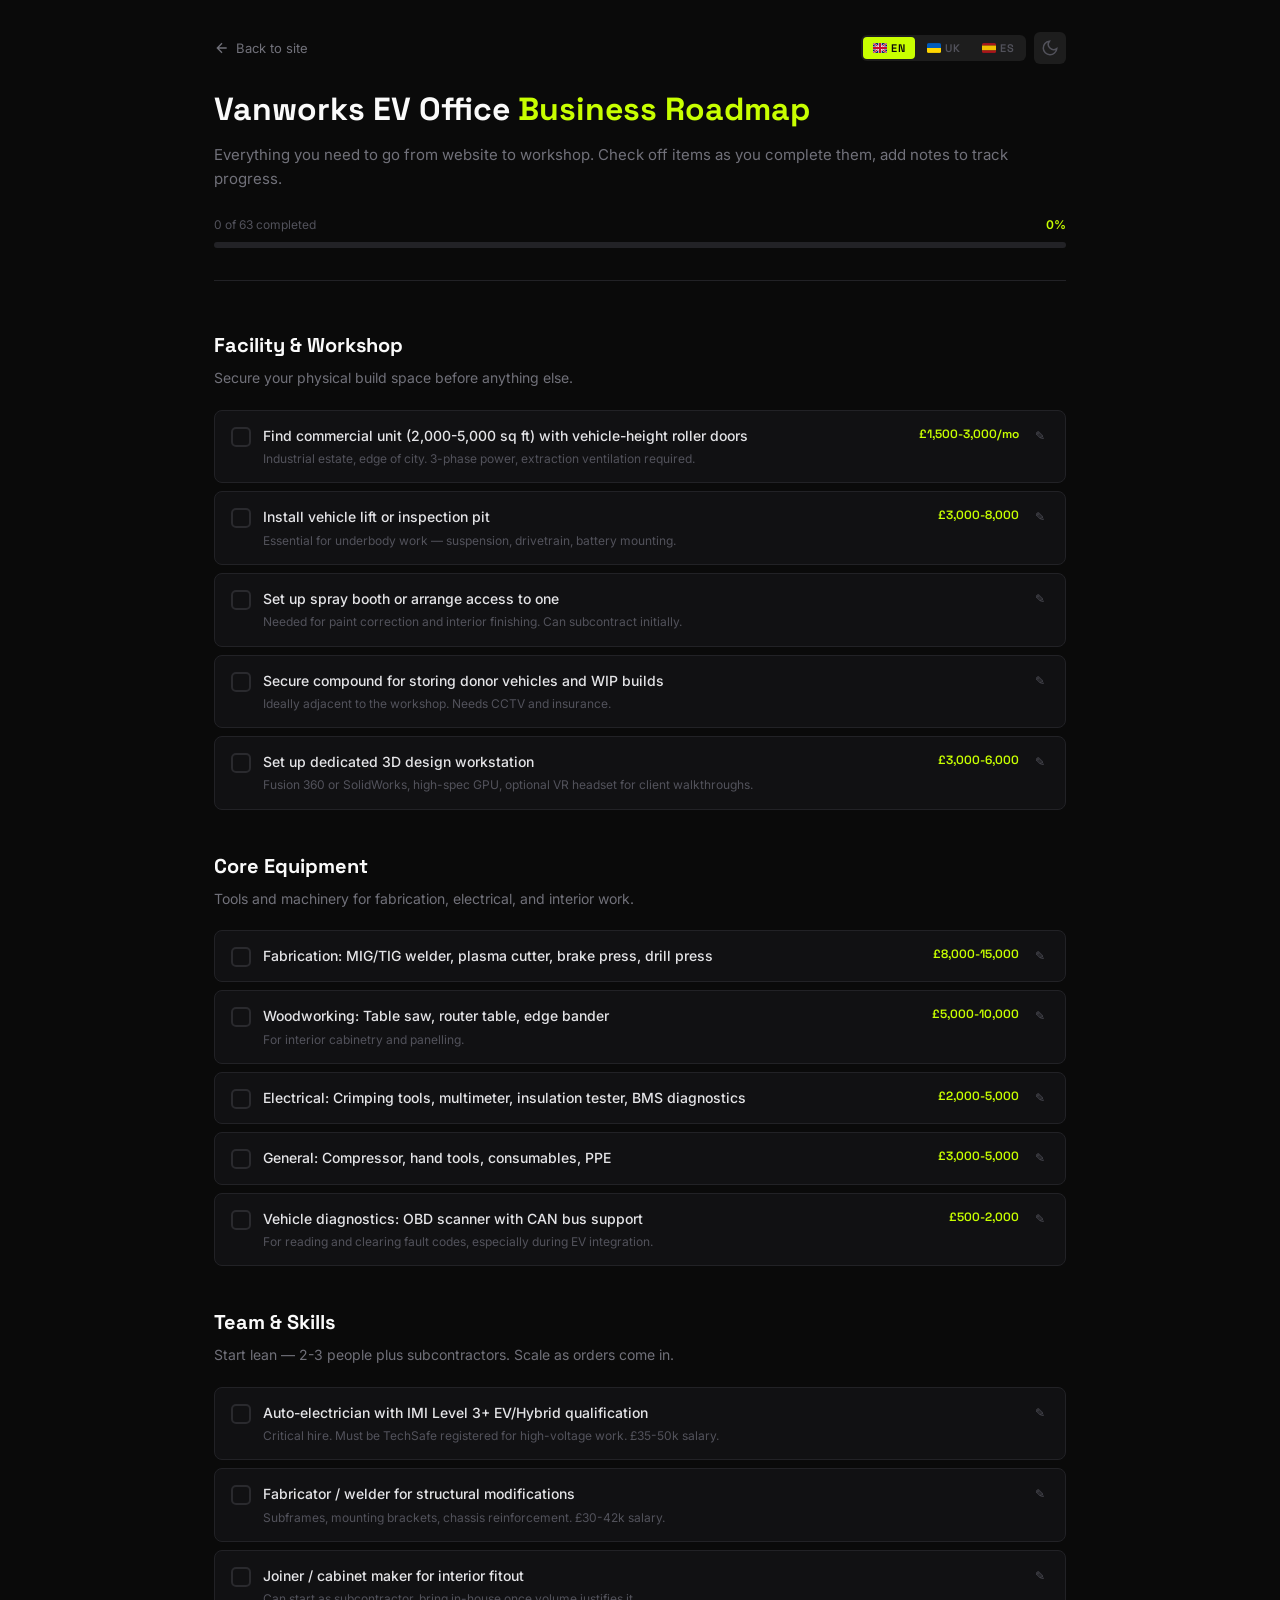
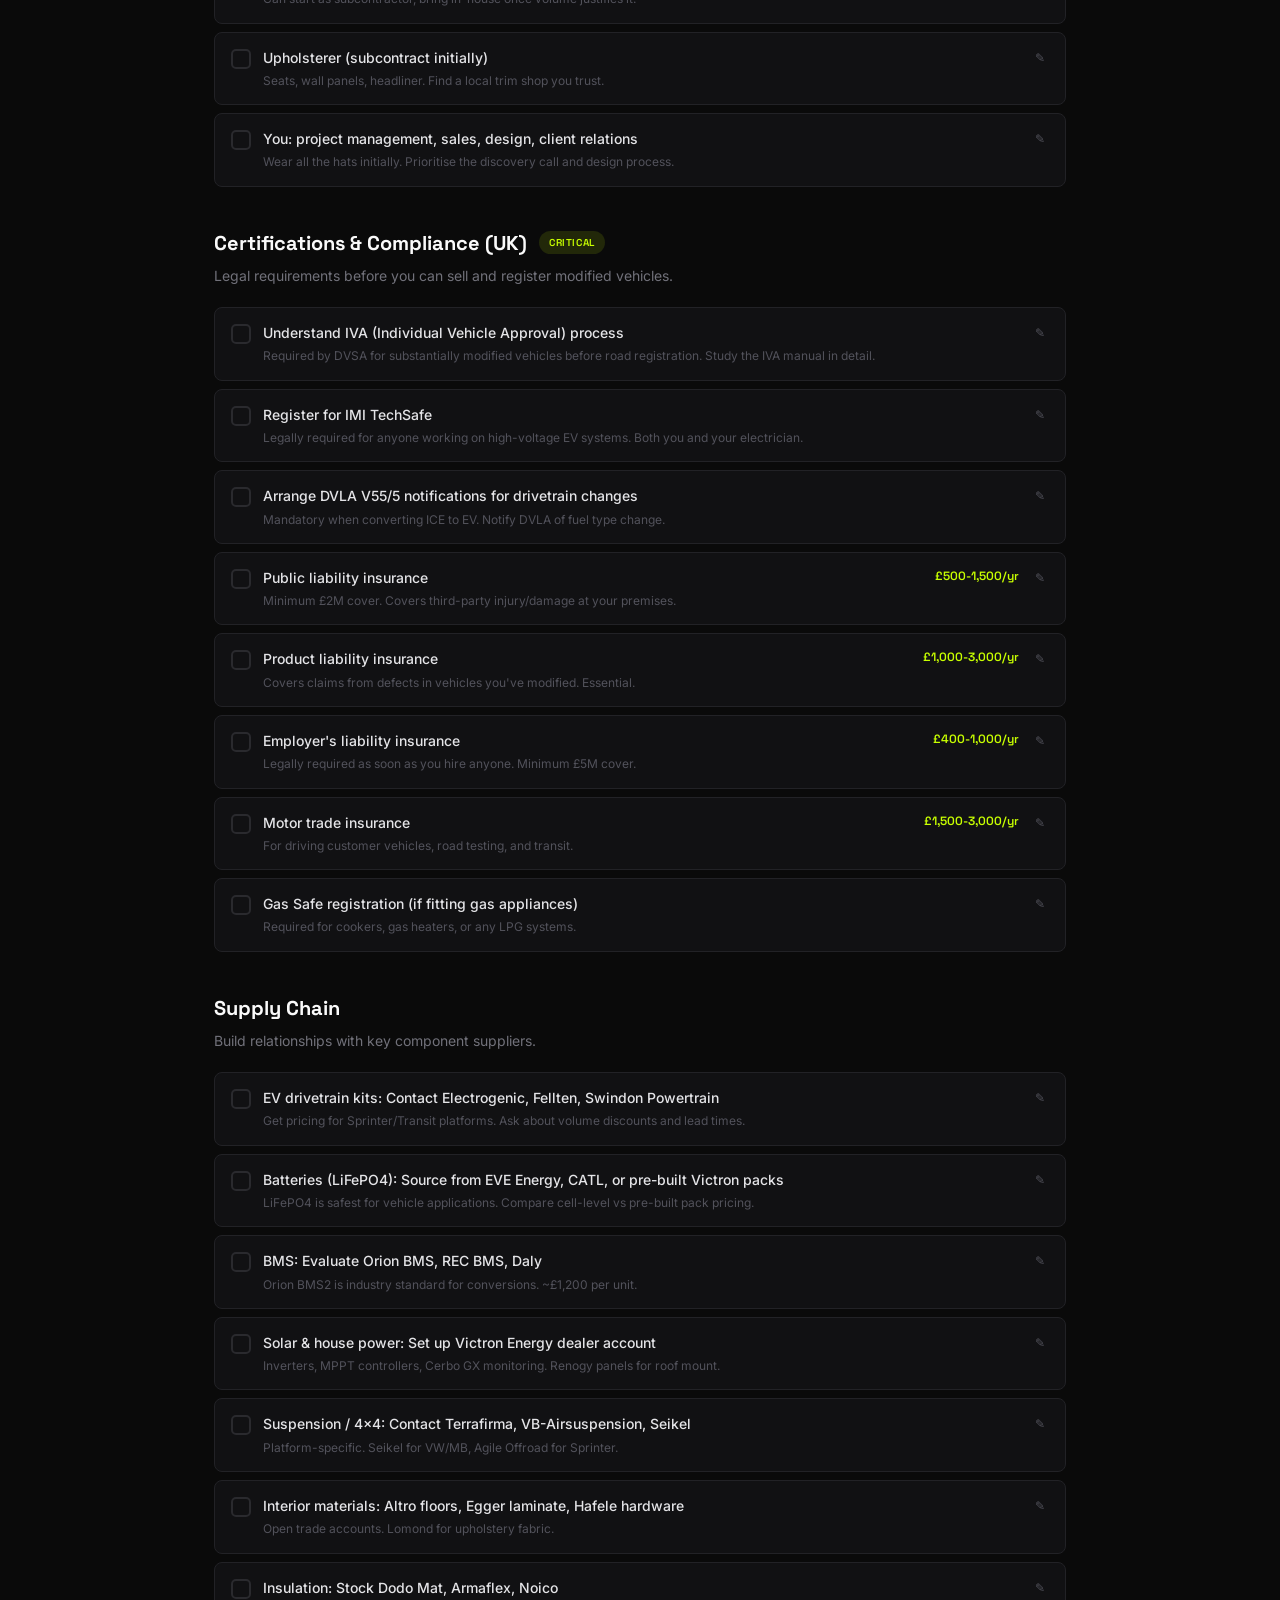
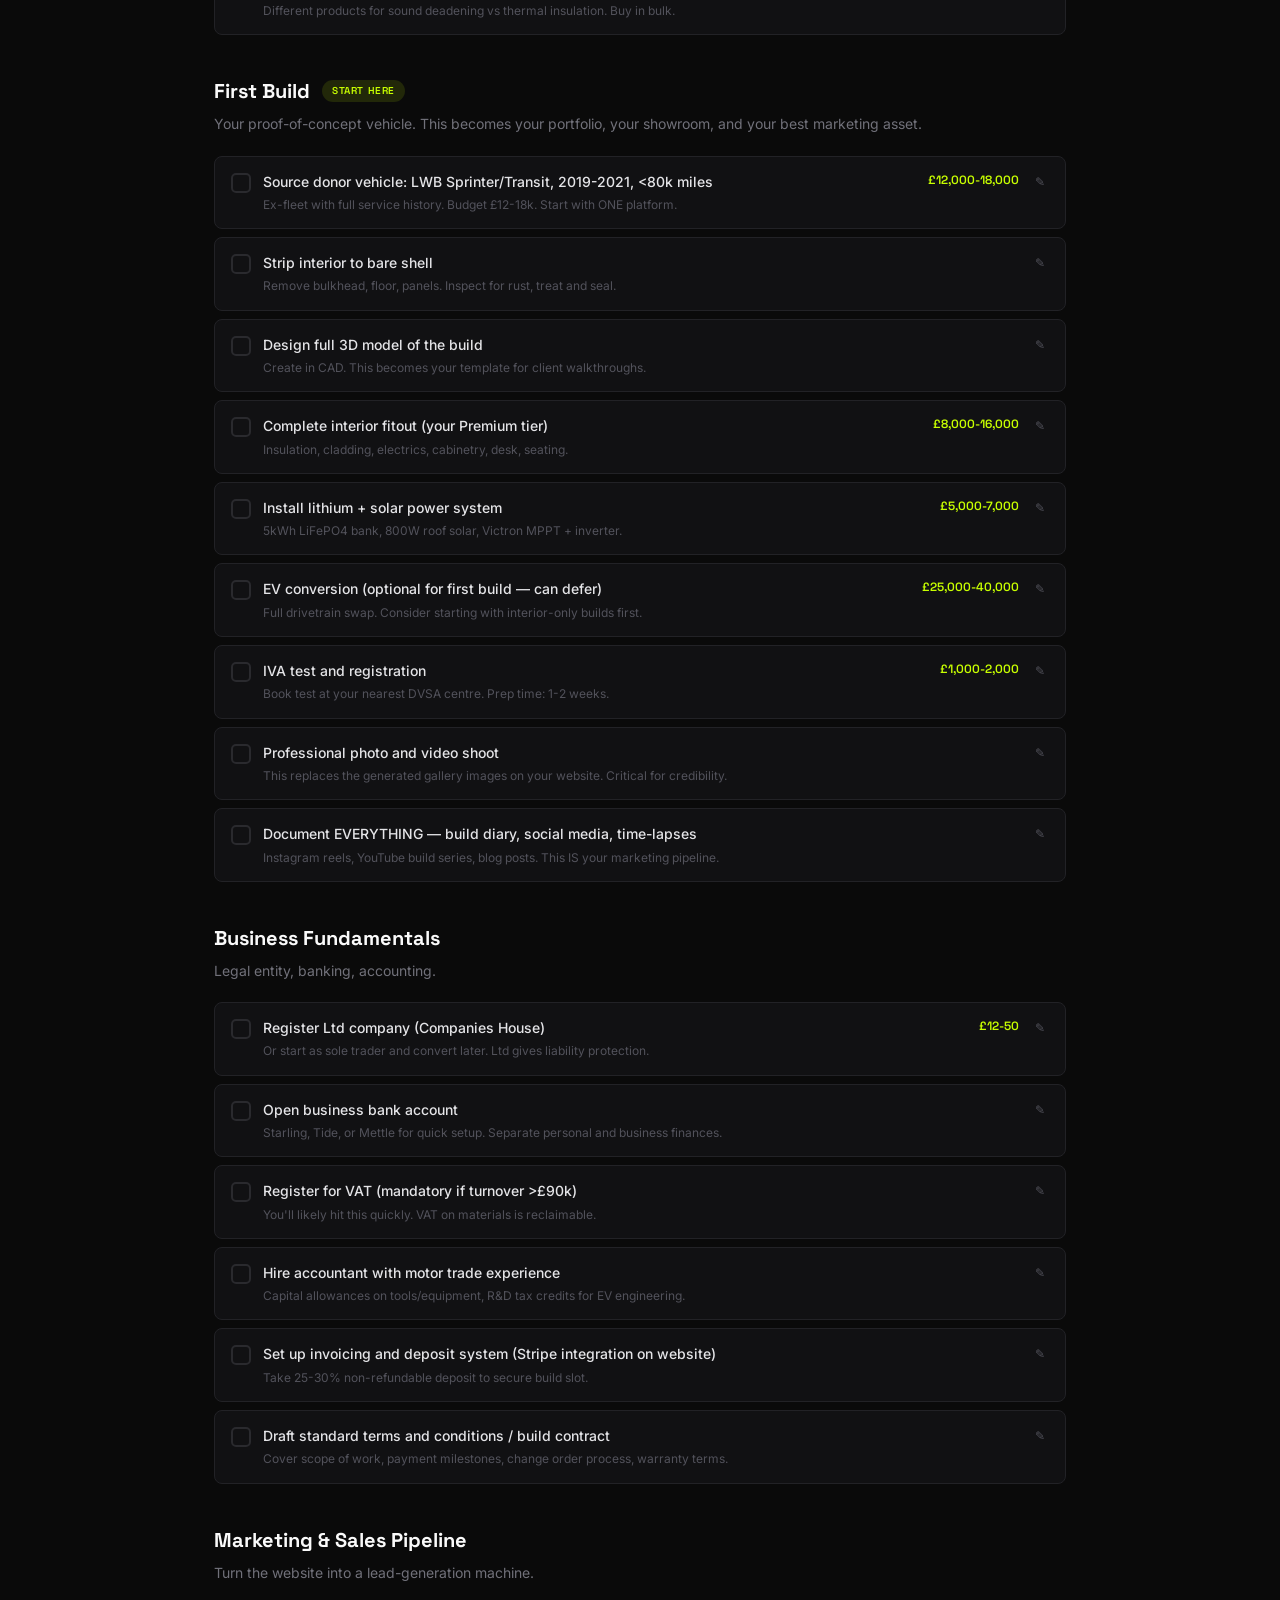
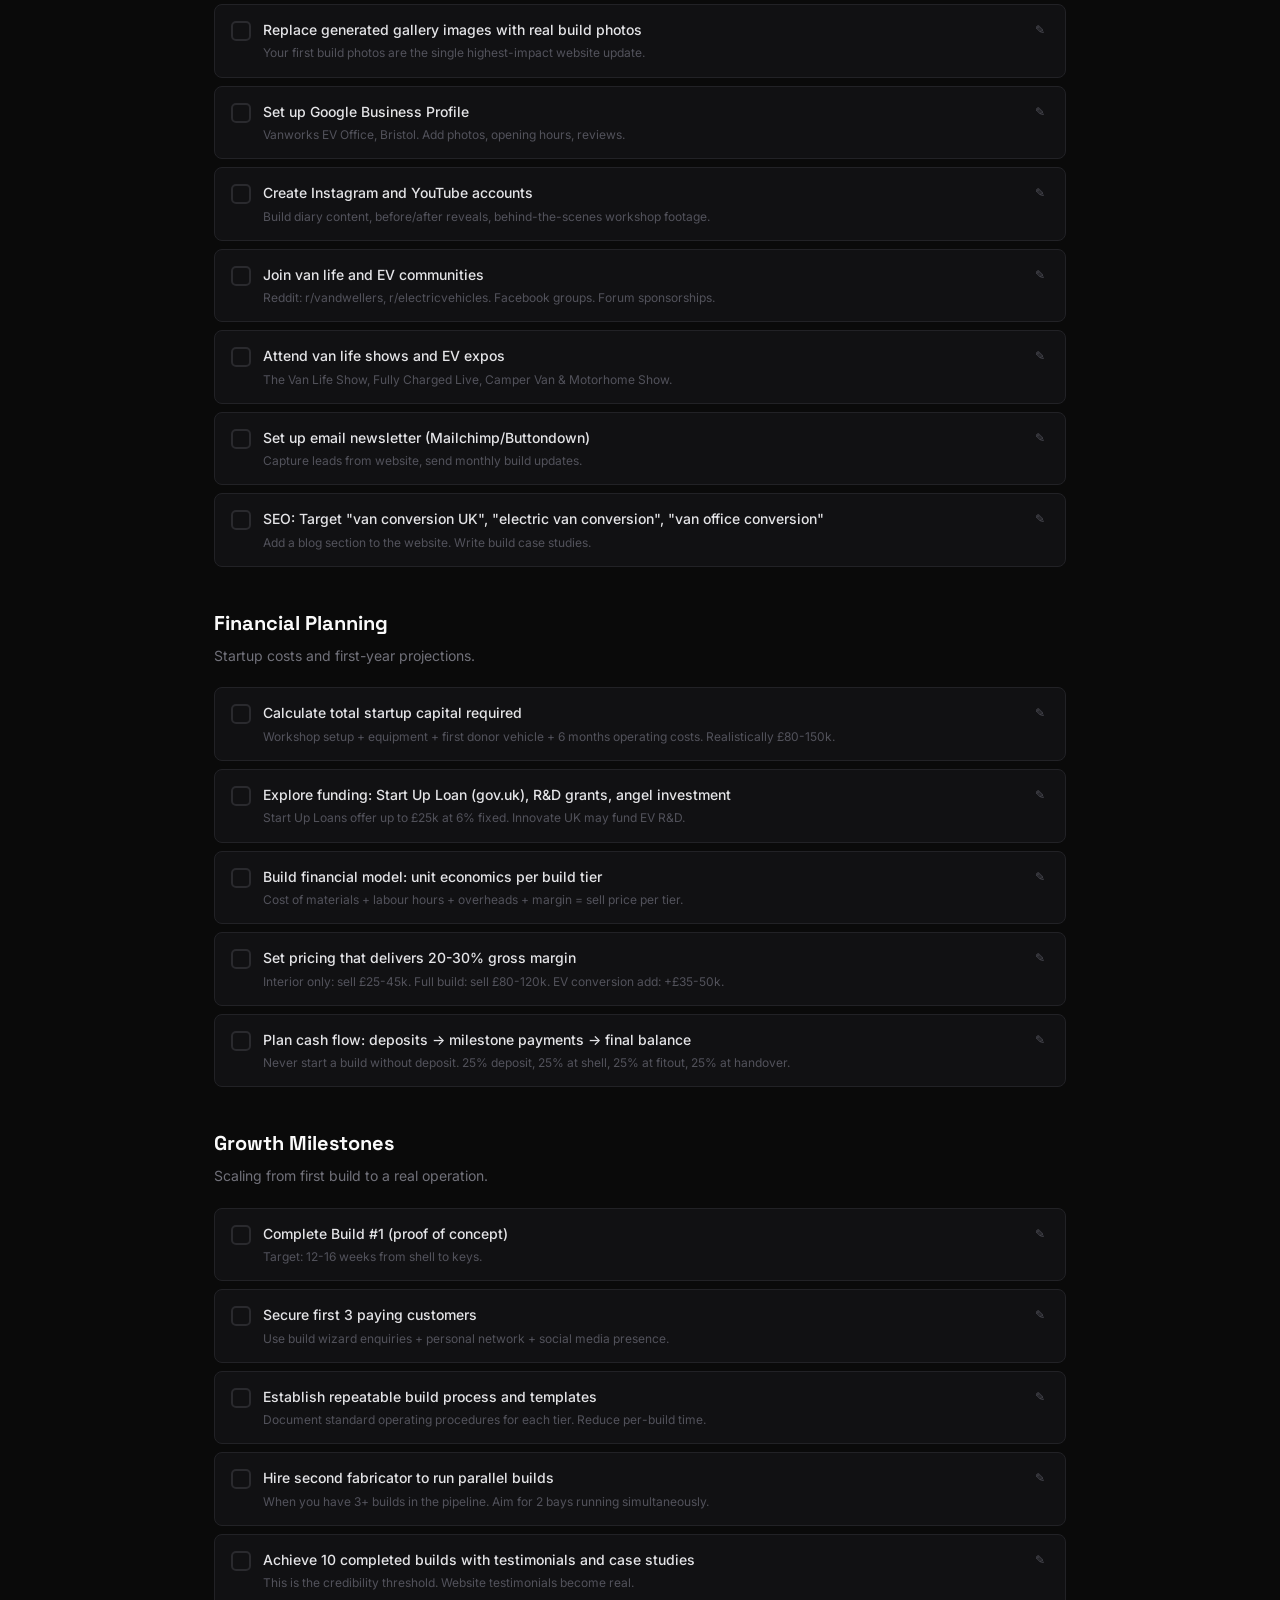
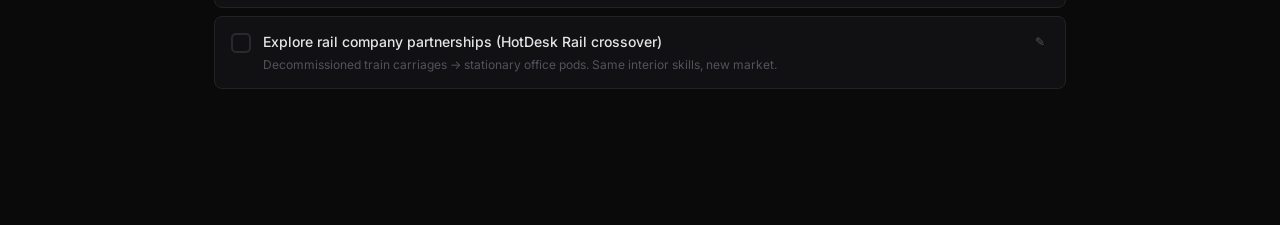
<file: roadmap.html>
<!DOCTYPE html>
<html lang="en">
<head>
  <meta charset="UTF-8">
  <meta name="viewport" content="width=device-width, initial-scale=1.0">
  <title>VoltVan — Business Roadmap & Action Plan</title>
  <link rel="preconnect" href="https://fonts.googleapis.com">
  <link rel="preconnect" href="https://fonts.gstatic.com" crossorigin>
  <link href="https://fonts.googleapis.com/css2?family=Space+Grotesk:wght@300;400;500;600;700&family=Inter:wght@300;400;500;600&display=swap" rel="stylesheet">
  <link rel="icon" href="data:image/svg+xml,<svg xmlns='http://www.w3.org/2000/svg' viewBox='0 0 100 100'><text y='.9em' font-size='90'>⚡</text></svg>">
  <script src="i18n.js"></script>
  <style>
    :root {
      --bg: #0a0a0a; --bg-card: #111113; --bg-card-hover: #18181b;
      --border: #222226; --border-light: #2a2a2e;
      --text: #e4e4e7; --text-muted: #71717a; --text-dim: #52525b;
      --accent: #c8ff00; --accent-dim: rgba(200,255,0,.12); --accent-glow: rgba(200,255,0,.25);
      --white: #fafafa;
      --ff-heading: 'Space Grotesk', system-ui, sans-serif;
      --ff-body: 'Inter', system-ui, sans-serif;
      --radius: 12px; --radius-sm: 8px;
      --ease: cubic-bezier(.4,0,.2,1);
      --success: #22c55e; --warn: #f59e0b;
    }
    [data-theme="light"] {
      --bg: #f4f4f5; --bg-card: #ffffff; --bg-card-hover: #f0f0f2;
      --border: #e4e4e7; --border-light: #d4d4d8;
      --text: #18181b; --text-muted: #52525b; --text-dim: #71717a;
      --accent: #65a300; --accent-dim: rgba(101,163,0,.1); --accent-glow: rgba(101,163,0,.2);
      --white: #09090b; --success: #16a34a;
    }
    *, *::before, *::after { box-sizing: border-box; margin: 0; padding: 0; }
    html { scroll-behavior: smooth; -webkit-font-smoothing: antialiased; }
    body { font-family: var(--ff-body); background: var(--bg); color: var(--text); line-height: 1.6; }
    a { color: var(--accent); text-decoration: none; }
    a:hover { text-decoration: underline; }

    .page { max-width: 900px; margin: 0 auto; padding: 2rem 1.5rem 6rem; }

    /* Header */
    .page-header { margin-bottom: 3rem; padding-bottom: 2rem; border-bottom: 1px solid var(--border); }
    .page-header h1 { font-family: var(--ff-heading); font-size: 2rem; font-weight: 700; color: var(--white); margin-bottom: .5rem; }
    .page-header h1 span { color: var(--accent); }
    .page-header p { color: var(--text-muted); font-size: .9375rem; }
    .back-link { display: inline-flex; align-items: center; gap: .375rem; font-size: .8125rem; color: var(--text-muted); transition: color .2s; }
    .back-link:hover { color: var(--accent); text-decoration: none; }

    /* Progress overview */
    .progress-bar-wrap { margin-top: 1.5rem; }
    .progress-stats { display: flex; justify-content: space-between; font-size: .75rem; color: var(--text-dim); margin-bottom: .5rem; }
    .progress-stats span:last-child { color: var(--accent); font-weight: 600; }
    .progress-track { height: 6px; background: var(--border); border-radius: 3px; overflow: hidden; }
    .progress-fill { height: 100%; background: var(--accent); border-radius: 3px; transition: width .4s var(--ease); }

    /* Sections */
    .section { margin-bottom: 2.5rem; }
    .section-title {
      font-family: var(--ff-heading); font-size: 1.25rem; font-weight: 700;
      color: var(--white); margin-bottom: .375rem; display: flex; align-items: center; gap: .75rem;
    }
    .section-title .badge {
      font-size: .625rem; font-weight: 600; text-transform: uppercase; letter-spacing: .06em;
      padding: .2rem .625rem; border-radius: 100px; background: var(--accent-dim); color: var(--accent);
    }
    .section-desc { color: var(--text-muted); font-size: .875rem; margin-bottom: 1.25rem; }

    /* Action items */
    .action { background: var(--bg-card); border: 1px solid var(--border); border-radius: var(--radius-sm); margin-bottom: .5rem; transition: border-color .2s; }
    .action:hover { border-color: var(--border-light); }
    .action.done { border-color: rgba(34,197,94,.2); }
    .action-top { display: flex; align-items: flex-start; gap: .75rem; padding: .875rem 1rem; cursor: pointer; }
    .action-check {
      flex-shrink: 0; width: 20px; height: 20px; margin-top: 2px;
      border: 2px solid var(--border-light); border-radius: 5px;
      display: flex; align-items: center; justify-content: center;
      transition: all .2s var(--ease); cursor: pointer;
    }
    .action.done .action-check { background: var(--success); border-color: var(--success); }
    .action-check svg { width: 12px; height: 12px; opacity: 0; transition: opacity .15s; }
    .action.done .action-check svg { opacity: 1; }
    .action-content { flex: 1; min-width: 0; }
    .action-label { font-size: .875rem; font-weight: 500; color: var(--text); transition: color .2s; cursor: pointer; }
    .action.done .action-label { color: var(--text-muted); text-decoration: line-through; text-decoration-color: var(--text-dim); }
    .action-meta { font-size: .75rem; color: var(--text-dim); margin-top: .125rem; cursor: pointer; border-radius: 4px; transition: color .2s; }
    .action-meta:hover { color: var(--text-muted); }
    .action-cost { font-family: var(--ff-heading); font-size: .75rem; font-weight: 600; color: var(--accent); white-space: nowrap; margin-left: auto; padding-left: 1rem; }
    .action.done .action-cost { opacity: .5; }

    /* Notes */
    .action-notes { padding: 0 1rem .875rem 2.75rem; display: none; }
    .action.has-notes .action-notes, .action.editing .action-notes { display: block; }
    .action-notes textarea {
      width: 100%; min-height: 56px; padding: .625rem .75rem;
      background: var(--bg); border: 1px solid var(--border); border-radius: 6px;
      color: var(--text); font-family: var(--ff-body); font-size: .8125rem; line-height: 1.5;
      resize: vertical; transition: border-color .2s;
    }
    .action-notes textarea:focus { outline: none; border-color: var(--accent); }
    .action-notes textarea::placeholder { color: var(--text-dim); }
    .note-toggle {
      flex-shrink: 0; background: none; border: none; color: var(--text-dim);
      cursor: pointer; padding: 4px; font-size: .75rem; transition: color .2s;
    }
    .note-toggle:hover { color: var(--text); }

    /* Info tables */
    .info-table { width: 100%; border-collapse: collapse; margin-bottom: 1.25rem; font-size: .8125rem; }
    .info-table th { text-align: left; font-weight: 600; color: var(--text-dim); font-size: .6875rem; text-transform: uppercase; letter-spacing: .06em; padding: .5rem .75rem; border-bottom: 1px solid var(--border); }
    .info-table td { padding: .625rem .75rem; border-bottom: 1px solid var(--border); color: var(--text-muted); }
    .info-table td:first-child { color: var(--text); font-weight: 500; }
    .info-table td:last-child { color: var(--accent); font-family: var(--ff-heading); font-weight: 600; text-align: right; }

    /* Callout */
    .callout { background: var(--accent-dim); border: 1px solid rgba(200,255,0,.15); border-radius: var(--radius-sm); padding: 1rem 1.25rem; margin-bottom: 1.5rem; }
    .callout-title { font-family: var(--ff-heading); font-size: .8125rem; font-weight: 600; color: var(--accent); margin-bottom: .25rem; text-transform: uppercase; letter-spacing: .04em; }
    .callout p { font-size: .8125rem; color: var(--text-muted); }

    /* Toolbar (lang + theme) */
    .toolbar{display:flex;align-items:center;gap:8px;margin-bottom:1.25rem}
    .lang-switcher{display:flex;gap:2px;padding:2px;border-radius:6px;background:rgba(255,255,255,.08)}
    .lang-btn{display:flex;align-items:center;gap:4px;padding:4px 10px;font-size:.6875rem;font-weight:600;font-family:var(--ff-heading);letter-spacing:.04em;border:none;border-radius:4px;background:transparent;color:var(--text-dim);cursor:pointer;transition:all .25s ease}
    .lang-btn.active{background:var(--accent);color:#0a0a0a}
    .lang-btn:hover:not(.active){color:var(--text)}
    .flag{width:14px;height:10px;border-radius:1.5px;flex-shrink:0}
    .theme-toggle{display:flex;align-items:center;justify-content:center;width:32px;height:32px;border:none;border-radius:6px;background:rgba(255,255,255,.08);color:var(--text-dim);cursor:pointer;transition:all .25s ease}
    .theme-toggle:hover{color:var(--text);background:rgba(255,255,255,.12)}
    .theme-icon{display:none}
    [data-theme="dark"] .theme-icon--dark,[data-theme="light"] .theme-icon--light,[data-theme="auto"] .theme-icon--auto{display:block}
    html:not([data-theme]) .theme-icon--dark{display:block}
    [data-theme="light"] .lang-switcher,[data-theme="light"] .theme-toggle{background:rgba(0,0,0,.06)}
    [data-theme="light"] .lang-btn:hover:not(.active){color:var(--text)}

    /* Responsive */
    @media (max-width: 600px) {
      .page { padding: 1.25rem 1rem 4rem; }
      .page-header h1 { font-size: 1.5rem; }
      .action-cost { display: none; }
    }
  </style>
</head>
<body>
  <div class="page">
    <div class="toolbar">
      <a href="index.html" class="back-link" id="backLink"><svg width="16" height="16" viewBox="0 0 24 24" fill="none" stroke="currentColor" stroke-width="2"><path d="M19 12H5M12 19l-7-7 7-7"/></svg> <span id="rmBack">Back to site</span></a>
      <div style="flex:1"></div>
      <div class="lang-switcher" id="langSwitcher">
        <button class="lang-btn active" data-lang="en"><svg class="flag" viewBox="0 0 20 14"><rect width="20" height="14" fill="#012169"/><path d="M0 0l20 14M20 0L0 14" stroke="#fff" stroke-width="2.8"/><path d="M0 0l20 14M20 0L0 14" stroke="#C8102E" stroke-width="1.6"/><path d="M10 0v14M0 7h20" stroke="#fff" stroke-width="4.6"/><path d="M10 0v14M0 7h20" stroke="#C8102E" stroke-width="2.8"/></svg>EN</button>
        <button class="lang-btn" data-lang="uk"><svg class="flag" viewBox="0 0 20 14"><rect width="20" height="7" fill="#005BBB"/><rect y="7" width="20" height="7" fill="#FFD500"/></svg>UK</button>
        <button class="lang-btn" data-lang="es"><svg class="flag" viewBox="0 0 20 14"><rect width="20" height="3.5" fill="#AA151B"/><rect y="3.5" width="20" height="7" fill="#F1BF00"/><rect y="10.5" width="20" height="3.5" fill="#AA151B"/></svg>ES</button>
      </div>
      <button class="theme-toggle" id="themeToggle" aria-label="Toggle theme">
        <svg class="theme-icon theme-icon--light" width="18" height="18" viewBox="0 0 24 24" fill="none" stroke="currentColor" stroke-width="2"><circle cx="12" cy="12" r="5"/><path d="M12 1v2M12 21v2M4.22 4.22l1.42 1.42M18.36 18.36l1.42 1.42M1 12h2M21 12h2M4.22 19.78l1.42-1.42M18.36 5.64l1.42-1.42"/></svg>
        <svg class="theme-icon theme-icon--dark" width="18" height="18" viewBox="0 0 24 24" fill="none" stroke="currentColor" stroke-width="2"><path d="M21 12.79A9 9 0 1111.21 3 7 7 0 0021 12.79z"/></svg>
        <svg class="theme-icon theme-icon--auto" width="18" height="18" viewBox="0 0 24 24" fill="none" stroke="currentColor" stroke-width="2"><circle cx="12" cy="12" r="10"/><path d="M12 2a10 10 0 000 20z" fill="currentColor" opacity=".3"/></svg>
      </button>
    </div>
    <div class="page-header">
      <h1>Vanworks EV Office <span id="rmTitle">Business Roadmap</span></h1>
      <p id="rmDesc">Everything you need to go from website to workshop. Check off items as you complete them, add notes to track progress.</p>
      <div class="progress-bar-wrap">
        <div class="progress-stats"><span id="progText">0 of 0 completed</span><span id="progPct">0%</span></div>
        <div class="progress-track"><div class="progress-fill" id="progFill" style="width:0"></div></div>
      </div>
    </div>

    <div id="roadmap"></div>
  </div>

  <script>
    const urlLang = new URLSearchParams(location.search).get('lang');
    let currentLang = (urlLang && ['en','uk','es'].includes(urlLang)) ? urlLang : (localStorage.getItem('vw_lang') || 'en');
    const t = (key) => (typeof I18N !== 'undefined' && I18N[currentLang] && I18N[currentLang][key]) ? I18N[currentLang][key] : (I18N?.en?.[key] || key);

    const SECTIONS = [
      { titleKey: 'rm_sec_f', descKey: 'rm_sec_f_desc', items: [
        { id: 'f1', labelKey: 'rm_f1', metaKey: 'rm_f1_m', cost: '£1,500-3,000/mo' },
        { id: 'f2', labelKey: 'rm_f2', metaKey: 'rm_f2_m', cost: '£3,000-8,000' },
        { id: 'f3', labelKey: 'rm_f3', metaKey: 'rm_f3_m' },
        { id: 'f4', labelKey: 'rm_f4', metaKey: 'rm_f4_m' },
        { id: 'f5', labelKey: 'rm_f5', metaKey: 'rm_f5_m', cost: '£3,000-6,000' },
      ]},
      { titleKey: 'rm_sec_eq', descKey: 'rm_sec_eq_desc', items: [
        { id: 'eq1', labelKey: 'rm_eq1', cost: '£8,000-15,000' },
        { id: 'eq2', labelKey: 'rm_eq2', metaKey: 'rm_eq2_m', cost: '£5,000-10,000' },
        { id: 'eq3', labelKey: 'rm_eq3', cost: '£2,000-5,000' },
        { id: 'eq4', labelKey: 'rm_eq4', cost: '£3,000-5,000' },
        { id: 'eq5', labelKey: 'rm_eq5', metaKey: 'rm_eq5_m', cost: '£500-2,000' },
      ]},
      { titleKey: 'rm_sec_t', descKey: 'rm_sec_t_desc', items: [
        { id: 't1', labelKey: 'rm_t1', metaKey: 'rm_t1_m' }, { id: 't2', labelKey: 'rm_t2', metaKey: 'rm_t2_m' },
        { id: 't3', labelKey: 'rm_t3', metaKey: 'rm_t3_m' }, { id: 't4', labelKey: 'rm_t4', metaKey: 'rm_t4_m' },
        { id: 't5', labelKey: 'rm_t5', metaKey: 'rm_t5_m' },
      ]},
      { titleKey: 'rm_sec_c', descKey: 'rm_sec_c_desc', badgeKey: 'rm_badge_critical', items: [
        { id: 'c1', labelKey: 'rm_c1', metaKey: 'rm_c1_m' }, { id: 'c2', labelKey: 'rm_c2', metaKey: 'rm_c2_m' },
        { id: 'c3', labelKey: 'rm_c3', metaKey: 'rm_c3_m' }, { id: 'c4', labelKey: 'rm_c4', metaKey: 'rm_c4_m', cost: '£500-1,500/yr' },
        { id: 'c5', labelKey: 'rm_c5', metaKey: 'rm_c5_m', cost: '£1,000-3,000/yr' }, { id: 'c6', labelKey: 'rm_c6', metaKey: 'rm_c6_m', cost: '£400-1,000/yr' },
        { id: 'c7', labelKey: 'rm_c7', metaKey: 'rm_c7_m', cost: '£1,500-3,000/yr' }, { id: 'c8', labelKey: 'rm_c8', metaKey: 'rm_c8_m' },
      ]},
      { titleKey: 'rm_sec_s', descKey: 'rm_sec_s_desc', items: [
        { id: 's1', labelKey: 'rm_s1', metaKey: 'rm_s1_m' }, { id: 's2', labelKey: 'rm_s2', metaKey: 'rm_s2_m' },
        { id: 's3', labelKey: 'rm_s3', metaKey: 'rm_s3_m' }, { id: 's4', labelKey: 'rm_s4', metaKey: 'rm_s4_m' },
        { id: 's5', labelKey: 'rm_s5', metaKey: 'rm_s5_m' }, { id: 's6', labelKey: 'rm_s6', metaKey: 'rm_s6_m' },
        { id: 's7', labelKey: 'rm_s7', metaKey: 'rm_s7_m' },
      ]},
      { titleKey: 'rm_sec_b', descKey: 'rm_sec_b_desc', badgeKey: 'rm_badge_start', items: [
        { id: 'b1', labelKey: 'rm_b1', metaKey: 'rm_b1_m', cost: '£12,000-18,000' }, { id: 'b2', labelKey: 'rm_b2', metaKey: 'rm_b2_m' },
        { id: 'b3', labelKey: 'rm_b3', metaKey: 'rm_b3_m' }, { id: 'b4', labelKey: 'rm_b4', metaKey: 'rm_b4_m', cost: '£8,000-16,000' },
        { id: 'b5', labelKey: 'rm_b5', metaKey: 'rm_b5_m', cost: '£5,000-7,000' }, { id: 'b6', labelKey: 'rm_b6', metaKey: 'rm_b6_m', cost: '£25,000-40,000' },
        { id: 'b7', labelKey: 'rm_b7', metaKey: 'rm_b7_m', cost: '£1,000-2,000' }, { id: 'b8', labelKey: 'rm_b8', metaKey: 'rm_b8_m' },
        { id: 'b9', labelKey: 'rm_b9', metaKey: 'rm_b9_m' },
      ]},
      { titleKey: 'rm_sec_bz', descKey: 'rm_sec_bz_desc', items: [
        { id: 'bz1', labelKey: 'rm_bz1', metaKey: 'rm_bz1_m', cost: '£12-50' }, { id: 'bz2', labelKey: 'rm_bz2', metaKey: 'rm_bz2_m' },
        { id: 'bz3', labelKey: 'rm_bz3', metaKey: 'rm_bz3_m' }, { id: 'bz4', labelKey: 'rm_bz4', metaKey: 'rm_bz4_m' },
        { id: 'bz5', labelKey: 'rm_bz5', metaKey: 'rm_bz5_m' }, { id: 'bz6', labelKey: 'rm_bz6', metaKey: 'rm_bz6_m' },
      ]},
      { titleKey: 'rm_sec_mk', descKey: 'rm_sec_mk_desc', items: [
        { id: 'mk1', labelKey: 'rm_mk1', metaKey: 'rm_mk1_m' }, { id: 'mk2', labelKey: 'rm_mk2', metaKey: 'rm_mk2_m' },
        { id: 'mk3', labelKey: 'rm_mk3', metaKey: 'rm_mk3_m' }, { id: 'mk4', labelKey: 'rm_mk4', metaKey: 'rm_mk4_m' },
        { id: 'mk5', labelKey: 'rm_mk5', metaKey: 'rm_mk5_m' }, { id: 'mk6', labelKey: 'rm_mk6', metaKey: 'rm_mk6_m' },
        { id: 'mk7', labelKey: 'rm_mk7', metaKey: 'rm_mk7_m' },
      ]},
      { titleKey: 'rm_sec_fin', descKey: 'rm_sec_fin_desc', items: [
        { id: 'fin1', labelKey: 'rm_fin1', metaKey: 'rm_fin1_m' }, { id: 'fin2', labelKey: 'rm_fin2', metaKey: 'rm_fin2_m' },
        { id: 'fin3', labelKey: 'rm_fin3', metaKey: 'rm_fin3_m' }, { id: 'fin4', labelKey: 'rm_fin4', metaKey: 'rm_fin4_m' },
        { id: 'fin5', labelKey: 'rm_fin5', metaKey: 'rm_fin5_m' },
      ]},
      { titleKey: 'rm_sec_g', descKey: 'rm_sec_g_desc', items: [
        { id: 'g1', labelKey: 'rm_g1', metaKey: 'rm_g1_m' }, { id: 'g2', labelKey: 'rm_g2', metaKey: 'rm_g2_m' },
        { id: 'g3', labelKey: 'rm_g3', metaKey: 'rm_g3_m' }, { id: 'g4', labelKey: 'rm_g4', metaKey: 'rm_g4_m' },
        { id: 'g5', labelKey: 'rm_g5', metaKey: 'rm_g5_m' }, { id: 'g6', labelKey: 'rm_g6', metaKey: 'rm_g6_m' },
      ]},
    ];

    const LS_KEY = 'vw_roadmap';

    const load = () => {
      try { return JSON.parse(localStorage.getItem(LS_KEY)) || {}; }
      catch { return {}; }
    };
    const save = (data) => localStorage.setItem(LS_KEY, JSON.stringify(data));

    let data = load();

    const container = document.getElementById('roadmap');

    const allIds = [];
    SECTIONS.forEach(sec => sec.items.forEach(it => allIds.push(it.id)));

    const render = () => {
      container.innerHTML = SECTIONS.map(sec => {
        const badge = sec.badgeKey ? `<span class="badge">${t(sec.badgeKey)}</span>` : '';
        const items = sec.items.map(it => {
          const d = data[it.id] || {};
          const done = d.done ? ' done' : '';
          const hasNotes = d.notes ? ' has-notes' : '';
          const meta = it.metaKey ? t(it.metaKey) : '';
          return `<div class="action${done}${hasNotes}" data-id="${it.id}">
            <div class="action-top">
              <div class="action-check" data-action="toggle"><svg viewBox="0 0 12 12" fill="none" stroke="#0a0a0a" stroke-width="2"><path d="M2 6l3 3 5-5"/></svg></div>
              <div class="action-content">
                <div class="action-label" data-action="toggle">${t(it.labelKey)}</div>
                ${meta ? `<div class="action-meta" data-action="note">${meta}</div>` : ''}
              </div>
              ${it.cost ? `<span class="action-cost">${it.cost}</span>` : ''}
              <button class="note-toggle" data-action="note" title="${t('rm_add_note')}">&#9998;</button>
            </div>
            <div class="action-notes">
              <textarea placeholder="${t('rm_note_placeholder')}" data-action="textarea">${(d.notes || '').replace(/&/g,'&amp;').replace(/</g,'&lt;').replace(/>/g,'&gt;')}</textarea>
            </div>
          </div>`;
        }).join('');
        return `<div class="section">
          <h2 class="section-title">${t(sec.titleKey)} ${badge}</h2>
          <p class="section-desc">${t(sec.descKey)}</p>
          ${items}
        </div>`;
      }).join('');
      updateProgress();
    };

    const updateProgress = () => {
      const total = allIds.length;
      const done = allIds.filter(id => data[id]?.done).length;
      const pct = total ? Math.round((done / total) * 100) : 0;
      const progEl = document.getElementById('progText');
      if (progEl) progEl.textContent = `${done} ${t('rm_of')} ${total} ${t('rm_completed')}`;
      document.getElementById('progPct').textContent = `${pct}%`;
      document.getElementById('progFill').style.width = `${pct}%`;
    };

    const updateStaticUI = () => {
      const back = document.getElementById('rmBack');
      if (back) back.textContent = t('rm_back');
      const title = document.getElementById('rmTitle');
      if (title) title.textContent = t('rm_title');
      const desc = document.getElementById('rmDesc');
      if (desc) desc.textContent = t('rm_desc');
      document.title = 'VoltVan — ' + t('rm_title');
    };

    container.addEventListener('click', (e) => {
      const action = e.target.closest('[data-action]');
      if (!action) return;
      const card = action.closest('.action');
      const id = card.dataset.id;
      if (!data[id]) data[id] = {};

      if (action.dataset.action === 'toggle') {
        data[id].done = !data[id].done;
        card.classList.toggle('done', data[id].done);
        save(data);
        updateProgress();
      }

      if (action.dataset.action === 'note') {
        card.classList.toggle('editing');
        const ta = card.querySelector('textarea');
        if (card.classList.contains('editing')) ta.focus();
      }
    });

    let saveTimer;
    container.addEventListener('input', (e) => {
      if (e.target.dataset.action !== 'textarea') return;
      const card = e.target.closest('.action');
      const id = card.dataset.id;
      if (!data[id]) data[id] = {};
      data[id].notes = e.target.value;
      card.classList.toggle('has-notes', !!e.target.value);
      clearTimeout(saveTimer);
      saveTimer = setTimeout(() => save(data), 300);
    });

    render();

    /* ---- Shared language switcher ---- */
    const setLangURL = (lang) => {
      const u = new URL(location);
      if (lang === 'en') u.searchParams.delete('lang');
      else u.searchParams.set('lang', lang);
      history.replaceState(null, '', u);
    };

    const activateLang = (lang) => {
      currentLang = lang;
      localStorage.setItem('vw_lang', lang);
      setLangURL(lang);
      document.documentElement.lang = lang === 'uk' ? 'uk' : (lang === 'es' ? 'es' : 'en');
      document.querySelectorAll('.lang-btn').forEach(b => b.classList.toggle('active', b.dataset.lang === lang));
      const back = document.getElementById('backLink');
      if (back) back.href = lang === 'en' ? 'index.html' : `index.html?lang=${lang}`;
      render();
      updateStaticUI();
    };

    activateLang(currentLang);

    document.getElementById('langSwitcher').addEventListener('click', (e) => {
      const btn = e.target.closest('.lang-btn');
      if (btn && btn.dataset.lang) activateLang(btn.dataset.lang);
    });

    /* ---- Shared theme switcher ---- */
    const THEMES = ['dark', 'light', 'auto'];
    const applyTheme = (theme) => {
      localStorage.setItem('vw_theme', theme);
      if (theme === 'auto') {
        const prefersDark = window.matchMedia('(prefers-color-scheme: dark)').matches;
        document.documentElement.setAttribute('data-theme', prefersDark ? 'auto' : 'light');
        document.documentElement.style.colorScheme = prefersDark ? 'dark' : 'light';
      } else {
        document.documentElement.setAttribute('data-theme', theme);
        document.documentElement.style.colorScheme = theme;
      }
    };

    const themeBtn = document.getElementById('themeToggle');
    let themeIdx = THEMES.indexOf(localStorage.getItem('vw_theme') || 'dark');
    if (themeIdx < 0) themeIdx = 0;
    applyTheme(THEMES[themeIdx]);

    themeBtn.addEventListener('click', () => {
      themeIdx = (themeIdx + 1) % THEMES.length;
      applyTheme(THEMES[themeIdx]);
    });

    window.matchMedia('(prefers-color-scheme: dark)').addEventListener('change', () => {
      if (THEMES[themeIdx] === 'auto') applyTheme('auto');
    });
  </script>
</body>
</html>
</file>
<file: style.css>
/* ============================================
   Vanworks EV Office — Design System
   ============================================ */

:root {
  --bg: #0a0a0a;
  --bg-card: #111113;
  --bg-card-hover: #18181b;
  --border: #222226;
  --border-light: #2a2a2e;
  --text: #e4e4e7;
  --text-muted: #71717a;
  --text-dim: #52525b;
  --accent: #c8ff00;
  --accent-dim: rgba(200, 255, 0, 0.12);
  --accent-glow: rgba(200, 255, 0, 0.25);
  --white: #fafafa;
  --ff-heading: 'Space Grotesk', system-ui, sans-serif;
  --ff-body: 'Inter', system-ui, sans-serif;
  --radius: 12px;
  --radius-sm: 8px;
  --radius-lg: 20px;
  --ease: cubic-bezier(0.4, 0, 0.2, 1);
  --duration: 0.3s;
}

[data-theme="light"] {
  --bg: #f4f4f5;
  --bg-card: #ffffff;
  --bg-card-hover: #f0f0f2;
  --border: #e4e4e7;
  --border-light: #d4d4d8;
  --text: #18181b;
  --text-muted: #52525b;
  --text-dim: #71717a;
  --accent: #65a300;
  --accent-dim: rgba(101, 163, 0, 0.1);
  --accent-glow: rgba(101, 163, 0, 0.2);
  --white: #09090b;
}

*, *::before, *::after { box-sizing: border-box; margin: 0; padding: 0; }
html { scroll-behavior: smooth; -webkit-font-smoothing: antialiased; }
body {
  font-family: var(--ff-body);
  background: var(--bg);
  color: var(--text);
  line-height: 1.6;
  overflow-x: hidden;
}
img, svg { display: block; max-width: 100%; }
a { color: inherit; text-decoration: none; }
button { font-family: inherit; }
ul, ol { list-style: none; }

.container { max-width: 1200px; margin: 0 auto; padding: 0 1.5rem; }

/* ============================================
   Navigation
   ============================================ */
.nav {
  position: fixed; top: 0; left: 0; right: 0;
  z-index: 1000;
  padding: 1rem 0;
  background: rgba(10, 10, 10, 0.8);
  backdrop-filter: blur(16px);
  -webkit-backdrop-filter: blur(16px);
  border-bottom: 1px solid transparent;
  transition: border-color var(--duration) var(--ease), background var(--duration) var(--ease);
}
.nav--scrolled { border-bottom-color: var(--border); background: rgba(10, 10, 10, 0.95); }

.nav__container {
  max-width: 1200px; margin: 0 auto; padding: 0 1.5rem;
  display: flex; align-items: center; gap: 1.5rem;
}

.nav__logo {
  display: flex; align-items: center; gap: 0.625rem;
  font-family: var(--ff-heading); font-size: 1.25rem; font-weight: 600;
  color: var(--white); white-space: nowrap;
}
.nav__logo-icon { width: 36px; height: 36px; color: var(--accent); }
.nav__logo-accent { color: var(--accent); }

.nav__links {
  display: flex; align-items: center; gap: 0.25rem; margin-left: auto;
}
.nav__link {
  padding: 0.5rem 0.875rem; border-radius: var(--radius-sm);
  font-size: 0.875rem; font-weight: 500; color: var(--text-muted);
  transition: color var(--duration) var(--ease), background var(--duration) var(--ease);
}
.nav__link:hover { color: var(--white); background: rgba(255, 255, 255, 0.06); }
.nav__link--cta {
  background: var(--accent); color: #0a0a0a; font-weight: 600;
  margin-left: 0.5rem;
}
.nav__link--cta:hover { background: #d4ff33; color: #0a0a0a; }

.nav__toggle {
  display: none; flex-direction: column; gap: 5px;
  background: none; border: none; cursor: pointer; padding: 4px;
}
.nav__toggle span {
  display: block; width: 22px; height: 2px; background: var(--white);
  border-radius: 2px; transition: all var(--duration) var(--ease);
}
.nav__toggle.active span:nth-child(1) { transform: rotate(45deg) translate(5px, 5px); }
.nav__toggle.active span:nth-child(2) { opacity: 0; }
.nav__toggle.active span:nth-child(3) { transform: rotate(-45deg) translate(5px, -5px); }

/* ============================================
   Buttons
   ============================================ */
.btn {
  display: inline-flex; align-items: center; gap: 0.5rem;
  padding: 0.75rem 1.5rem; border: none; border-radius: var(--radius-sm);
  font-family: var(--ff-heading); font-size: 0.9375rem; font-weight: 600;
  cursor: pointer; transition: all var(--duration) var(--ease);
  text-decoration: none; white-space: nowrap;
}
.btn--primary { background: var(--accent); color: #0a0a0a; }
.btn--primary:hover { background: #d4ff33; transform: translateY(-1px); box-shadow: 0 8px 30px var(--accent-glow); }
.btn--ghost {
  background: transparent; color: var(--text-muted);
  border: 1px solid var(--border);
}
.btn--ghost:hover { color: var(--white); border-color: var(--text-muted); background: rgba(255, 255, 255, 0.04); }
.btn--lg { padding: 0.9375rem 2rem; font-size: 1rem; }
.btn--full { width: 100%; justify-content: center; }

/* ============================================
   Hero
   ============================================ */
.hero {
  position: relative; min-height: 100vh; display: flex; align-items: center;
  padding: 8rem 0 4rem; overflow: hidden;
}
.hero__bg { position: absolute; inset: 0; z-index: 0; pointer-events: none; }
.hero__grid {
  position: absolute; inset: 0;
  background-image:
    linear-gradient(rgba(200, 255, 0, 0.03) 1px, transparent 1px),
    linear-gradient(90deg, rgba(200, 255, 0, 0.03) 1px, transparent 1px);
  background-size: 60px 60px;
  mask-image: radial-gradient(ellipse 60% 50% at 50% 40%, black, transparent);
  -webkit-mask-image: radial-gradient(ellipse 60% 50% at 50% 40%, black, transparent);
}
.hero__glow {
  position: absolute; border-radius: 50%; filter: blur(120px); opacity: 0.4;
}
.hero__glow--1 {
  width: 600px; height: 600px; top: -10%; left: -10%;
  background: radial-gradient(circle, rgba(200, 255, 0, 0.15), transparent 70%);
}
.hero__glow--2 {
  width: 400px; height: 400px; bottom: 10%; right: -5%;
  background: radial-gradient(circle, rgba(200, 255, 0, 0.08), transparent 70%);
}

.hero__container {
  position: relative; z-index: 1;
  max-width: 1200px; margin: 0 auto; padding: 0 1.5rem;
}

.hero__badge {
  display: inline-flex; align-items: center; gap: 0.5rem;
  padding: 0.5rem 1rem; margin-bottom: 2rem;
  background: var(--accent-dim); border: 1px solid rgba(200, 255, 0, 0.15);
  border-radius: 100px; font-size: 0.8125rem; font-weight: 500; color: var(--accent);
}
.hero__badge-dot {
  width: 8px; height: 8px; border-radius: 50%; background: var(--accent);
  animation: pulse-dot 2s ease-in-out infinite;
}
@keyframes pulse-dot {
  0%, 100% { opacity: 1; transform: scale(1); }
  50% { opacity: 0.5; transform: scale(1.3); }
}

.hero__title {
  font-family: var(--ff-heading); font-size: clamp(2.5rem, 6vw, 4.5rem);
  font-weight: 700; line-height: 1.1; color: var(--white);
  margin-bottom: 1.5rem; letter-spacing: -0.02em;
}
.hero__title-gradient {
  background: linear-gradient(135deg, var(--accent), #a0e000);
  -webkit-background-clip: text; background-clip: text;
  -webkit-text-fill-color: transparent;
}

.hero__subtitle {
  font-size: clamp(1rem, 1.5vw, 1.25rem); color: var(--text-muted);
  max-width: 600px; margin-bottom: 2.5rem; line-height: 1.7;
}

.hero__actions { display: flex; gap: 1rem; flex-wrap: wrap; margin-bottom: 4rem; }

.hero__stats {
  display: flex; gap: 3rem; flex-wrap: wrap;
  padding-top: 2rem; border-top: 1px solid var(--border);
}
.hero__stat { display: flex; flex-direction: column; }
.hero__stat-number {
  font-family: var(--ff-heading); font-size: 2.5rem; font-weight: 700;
  color: var(--white); line-height: 1;
}
.hero__stat-suffix {
  font-family: var(--ff-heading); font-size: 1.5rem; font-weight: 600;
  color: var(--accent); margin-left: 2px;
}
.hero__stat-label { font-size: 0.8125rem; color: var(--text-muted); margin-top: 0.375rem; }

.hero__scroll {
  position: absolute; bottom: 2rem; left: 50%; transform: translateX(-50%);
  display: flex; flex-direction: column; align-items: center; gap: 0.75rem;
  font-size: 0.75rem; color: var(--text-dim); letter-spacing: 0.1em; text-transform: uppercase;
}
.hero__scroll-line {
  width: 1px; height: 40px; background: linear-gradient(to bottom, var(--text-dim), transparent);
  animation: scroll-line 2s ease-in-out infinite;
}
@keyframes scroll-line {
  0% { opacity: 0; transform: scaleY(0); transform-origin: top; }
  50% { opacity: 1; transform: scaleY(1); }
  100% { opacity: 0; transform: scaleY(0); transform-origin: bottom; }
}

/* ============================================
   Section Shared
   ============================================ */
section { padding: 6rem 0; }
.section-header { text-align: center; max-width: 680px; margin: 0 auto 4rem; }
.section-tag {
  display: inline-block; padding: 0.375rem 0.875rem;
  background: var(--accent-dim); border: 1px solid rgba(200, 255, 0, 0.12);
  border-radius: 100px; font-size: 0.75rem; font-weight: 600;
  color: var(--accent); text-transform: uppercase; letter-spacing: 0.08em;
  margin-bottom: 1rem;
}
.section-title {
  font-family: var(--ff-heading); font-size: clamp(1.75rem, 4vw, 2.75rem);
  font-weight: 700; color: var(--white); line-height: 1.15;
  margin-bottom: 1rem; letter-spacing: -0.02em;
}
.section-desc { font-size: 1.0625rem; color: var(--text-muted); line-height: 1.7; }

/* ============================================
   Services
   ============================================ */
.services__grid {
  display: grid; grid-template-columns: repeat(3, 1fr); gap: 1.25rem;
}
.service-card {
  position: relative; padding: 2rem;
  background: var(--bg-card); border: 1px solid var(--border);
  border-radius: var(--radius); transition: all var(--duration) var(--ease);
}
.service-card:hover { background: var(--bg-card-hover); border-color: var(--border-light); transform: translateY(-2px); }
.service-card--featured { border-color: rgba(200, 255, 0, 0.2); }
.service-card--featured:hover { border-color: rgba(200, 255, 0, 0.35); }
.service-card__badge {
  position: absolute; top: -0.625rem; left: 1.5rem;
  padding: 0.25rem 0.75rem; background: var(--accent); color: #0a0a0a;
  font-size: 0.6875rem; font-weight: 700; border-radius: 100px;
  text-transform: uppercase; letter-spacing: 0.05em;
}
.service-card__icon {
  width: 48px; height: 48px; margin-bottom: 1.25rem; color: var(--accent);
}
.service-card__icon svg { width: 100%; height: 100%; }
.service-card__title {
  font-family: var(--ff-heading); font-size: 1.25rem; font-weight: 600;
  color: var(--white); margin-bottom: 0.75rem;
}
.service-card__desc { font-size: 0.9375rem; color: var(--text-muted); margin-bottom: 1.25rem; line-height: 1.65; }
.service-card__features { display: flex; flex-direction: column; gap: 0.5rem; }
.service-card__features li {
  padding-left: 1.25rem; position: relative;
  font-size: 0.8125rem; color: var(--text-muted);
}
.service-card__features li::before {
  content: ''; position: absolute; left: 0; top: 0.5em;
  width: 6px; height: 6px; border-radius: 50%; background: var(--accent);
}

/* ============================================
   Process
   ============================================ */
.process { background: var(--bg-card); border-top: 1px solid var(--border); border-bottom: 1px solid var(--border); }
.process__timeline { max-width: 700px; margin: 0 auto; position: relative; }
.process__timeline::before {
  content: ''; position: absolute; left: 32px; top: 0; bottom: 0;
  width: 1px; background: linear-gradient(to bottom, var(--accent), var(--border));
}
.process__step {
  display: flex; gap: 2rem; padding: 2rem 0; position: relative;
}
.process__step + .process__step { border-top: 1px solid var(--border); }
.process__step-number {
  flex-shrink: 0; width: 64px; height: 64px;
  display: flex; align-items: center; justify-content: center;
  background: var(--bg); border: 1px solid var(--border); border-radius: 50%;
  font-family: var(--ff-heading); font-size: 1.125rem; font-weight: 700;
  color: var(--accent); position: relative; z-index: 1;
}
.process__step-content h3 {
  font-family: var(--ff-heading); font-size: 1.25rem; font-weight: 600;
  color: var(--white); margin-bottom: 0.5rem;
}
.process__step-content p { font-size: 0.9375rem; color: var(--text-muted); line-height: 1.65; }

/* ============================================
   Gallery
   ============================================ */
.gallery__grid {
  display: grid; grid-template-columns: repeat(3, 1fr); gap: 1.25rem;
}
.gallery__item--wide { grid-column: span 2; }
.gallery__item {
  border-radius: var(--radius); overflow: hidden;
  border: 1px solid var(--border); transition: all var(--duration) var(--ease);
}
.gallery__item:hover { border-color: var(--border-light); transform: translateY(-2px); }
.gallery__img {
  aspect-ratio: 16 / 10; overflow: hidden; background: var(--bg-card);
}
.gallery__item--wide .gallery__img { aspect-ratio: 2.2 / 1; }
.gallery__img img {
  width: 100%; height: 100%; object-fit: cover;
  transition: transform 0.5s var(--ease);
}
.gallery__item:hover .gallery__img img { transform: scale(1.05); }
.gallery__info { padding: 1.25rem 1.5rem; background: var(--bg-card); }
.gallery__info h3 {
  font-family: var(--ff-heading); font-size: 1.125rem; font-weight: 600;
  color: var(--white); margin-bottom: 0.25rem;
}
.gallery__info p { font-size: 0.8125rem; color: var(--text-muted); }

/* ============================================
   Features / Why Us
   ============================================ */
.features__layout { display: grid; grid-template-columns: 1fr 1fr; gap: 4rem; align-items: start; }
.features__header { position: sticky; top: 8rem; }
.features__header .section-tag { margin-bottom: 1rem; }
.features__header .section-title { text-align: left; margin-bottom: 1rem; }
.features__header .section-desc { text-align: left; }

.features__list { display: flex; flex-direction: column; gap: 0; }
.feature {
  display: flex; gap: 1.5rem; padding: 2rem 0;
  border-bottom: 1px solid var(--border);
  transition: all var(--duration) var(--ease);
}
.feature:first-child { border-top: 1px solid var(--border); }
.feature:hover { padding-left: 0.5rem; }
.feature__number {
  flex-shrink: 0; font-family: var(--ff-heading); font-size: 0.875rem;
  font-weight: 700; color: var(--accent); padding-top: 0.25rem;
}
.feature__content h3 {
  font-family: var(--ff-heading); font-size: 1.125rem; font-weight: 600;
  color: var(--white); margin-bottom: 0.5rem;
}
.feature__content p { font-size: 0.9375rem; color: var(--text-muted); line-height: 1.65; }

/* ============================================
   Testimonials
   ============================================ */
.testimonials__grid { display: grid; grid-template-columns: repeat(3, 1fr); gap: 1.25rem; }
.testimonial {
  padding: 2rem; background: var(--bg-card); border: 1px solid var(--border);
  border-radius: var(--radius); transition: all var(--duration) var(--ease);
}
.testimonial:hover { border-color: var(--border-light); transform: translateY(-2px); }
.testimonial__stars { color: var(--accent); font-size: 0.875rem; margin-bottom: 1rem; letter-spacing: 2px; }
.testimonial__quote {
  font-size: 0.9375rem; color: var(--text); line-height: 1.7;
  margin-bottom: 1.5rem; font-style: normal;
}
.testimonial__author { display: flex; align-items: center; gap: 0.75rem; }
.testimonial__avatar {
  width: 40px; height: 40px; border-radius: 50%;
  background: var(--accent-dim); border: 1px solid rgba(200, 255, 0, 0.15);
  display: flex; align-items: center; justify-content: center;
  font-family: var(--ff-heading); font-size: 0.75rem; font-weight: 700; color: var(--accent);
}
.testimonial__name { font-size: 0.875rem; font-weight: 600; color: var(--white); }
.testimonial__role { font-size: 0.75rem; color: var(--text-muted); }

/* ============================================
   CTA Banner
   ============================================ */
.cta-banner { padding: 3rem 0; }
.cta-banner__inner {
  position: relative; text-align: center; padding: 4rem 2rem;
  background: var(--bg-card); border: 1px solid var(--border);
  border-radius: var(--radius-lg); overflow: hidden;
}
.cta-banner__glow {
  position: absolute; top: -50%; left: 50%; transform: translateX(-50%);
  width: 600px; height: 300px; border-radius: 50%;
  background: radial-gradient(ellipse, var(--accent-glow), transparent 70%);
  filter: blur(60px); pointer-events: none;
}
.cta-banner__title {
  position: relative; font-family: var(--ff-heading);
  font-size: clamp(1.5rem, 3vw, 2.25rem); font-weight: 700;
  color: var(--white); margin-bottom: 1rem;
}
.cta-banner__desc {
  position: relative; font-size: 1.0625rem; color: var(--text-muted);
  max-width: 560px; margin: 0 auto 2rem; line-height: 1.7;
}
.cta-banner__inner .btn { position: relative; }

/* ============================================
   Contact
   ============================================ */
.contact__layout { display: grid; grid-template-columns: 1fr 1fr; gap: 4rem; align-items: start; }
.contact__info .section-tag { margin-bottom: 1rem; }
.contact__info .section-title { text-align: left; margin-bottom: 1rem; }
.contact__info .section-desc { text-align: left; margin-bottom: 2rem; }
.contact__details { display: flex; flex-direction: column; gap: 1rem; }
.contact__detail {
  display: flex; align-items: center; gap: 0.75rem;
  font-size: 0.9375rem; color: var(--text-muted);
}
.contact__detail svg { flex-shrink: 0; color: var(--accent); }

.contact__form {
  padding: 2rem; background: var(--bg-card); border: 1px solid var(--border);
  border-radius: var(--radius);
}
.form__group { margin-bottom: 1.25rem; }
.form__label {
  display: block; font-size: 0.8125rem; font-weight: 600;
  color: var(--text); margin-bottom: 0.5rem;
}
.form__input {
  width: 100%; padding: 0.75rem 1rem;
  background: var(--bg); border: 1px solid var(--border); border-radius: var(--radius-sm);
  color: var(--text); font-family: var(--ff-body); font-size: 0.9375rem;
  transition: border-color var(--duration) var(--ease);
  outline: none;
}
.form__input::placeholder { color: var(--text-dim); }
.form__input:focus { border-color: var(--accent); }
.form__select {
  appearance: none;
  background-image: url("data:image/svg+xml,%3Csvg width='12' height='8' viewBox='0 0 12 8' fill='none' xmlns='http://www.w3.org/2000/svg'%3E%3Cpath d='M1 1.5L6 6.5L11 1.5' stroke='%2371717a' stroke-width='1.5' stroke-linecap='round'/%3E%3C/svg%3E");
  background-repeat: no-repeat; background-position: right 1rem center;
  padding-right: 2.5rem; cursor: pointer;
}
.form__select option { background: var(--bg); color: var(--text); }
.form__textarea { resize: vertical; min-height: 100px; }

.form__success {
  display: none; align-items: center; gap: 0.75rem;
  padding: 1rem; margin-top: 1rem; background: var(--accent-dim);
  border: 1px solid rgba(200, 255, 0, 0.15); border-radius: var(--radius-sm);
  font-size: 0.875rem; color: var(--accent);
}
.form__success.active { display: flex; }

/* ============================================
   Footer
   ============================================ */
.footer {
  padding: 4rem 0 2rem; border-top: 1px solid var(--border);
}
.footer__grid {
  display: grid; grid-template-columns: 2fr 1fr 1fr 1fr; gap: 3rem;
  margin-bottom: 3rem;
}
.footer__brand .nav__logo { margin-bottom: 1rem; }
.footer__tagline { font-size: 0.9375rem; color: var(--text-muted); max-width: 280px; line-height: 1.6; }
.footer__heading {
  font-family: var(--ff-heading); font-size: 0.8125rem; font-weight: 600;
  color: var(--white); text-transform: uppercase; letter-spacing: 0.06em;
  margin-bottom: 1rem;
}
.footer__link {
  display: block; font-size: 0.875rem; color: var(--text-muted);
  padding: 0.25rem 0; transition: color var(--duration) var(--ease);
}
.footer__link:hover { color: var(--white); }
.footer__col { display: flex; flex-direction: column; }

.footer__bottom {
  display: flex; justify-content: space-between; align-items: center;
  padding-top: 2rem; border-top: 1px solid var(--border);
  font-size: 0.8125rem; color: var(--text-dim);
}
.footer__legal { display: flex; gap: 1.5rem; }
.footer__legal a { color: var(--text-dim); transition: color var(--duration) var(--ease); }
.footer__legal a:hover { color: var(--text-muted); }

/* ============================================
   Animations
   ============================================ */
.animate-in {
  opacity: 0; transform: translateY(24px);
  transition: opacity 0.6s var(--ease), transform 0.6s var(--ease);
}
.animate-in.visible { opacity: 1; transform: translateY(0); }

/* ============================================
   Responsive
   ============================================ */
@media (max-width: 1024px) {
  .services__grid { grid-template-columns: repeat(2, 1fr); }
  .gallery__grid { grid-template-columns: repeat(2, 1fr); }
  .gallery__item--wide { grid-column: span 2; }
  .features__layout { grid-template-columns: 1fr; gap: 2.5rem; }
  .features__header { position: static; text-align: center; }
  .features__header .section-title,
  .features__header .section-desc { text-align: center; }
  .contact__layout { grid-template-columns: 1fr; gap: 2.5rem; }
  .footer__grid { grid-template-columns: 2fr 1fr 1fr; }
  .footer__grid > :last-child { grid-column: span 1; }
}

@media (max-width: 768px) {
  section { padding: 4rem 0; }
  .section-header { margin-bottom: 2.5rem; }

  .nav__links {
    position: fixed; top: 0; right: 0; bottom: 0;
    width: 280px; max-width: 80vw;
    flex-direction: column; align-items: stretch; gap: 0;
    padding: 5rem 1.5rem 2rem;
    background: rgba(10, 10, 10, 0.98);
    backdrop-filter: blur(20px);
    border-left: 1px solid var(--border);
    transform: translateX(100%);
    transition: transform var(--duration) var(--ease);
    z-index: 999;
  }
  .nav__links.active { transform: translateX(0); }
  .nav__link { padding: 0.875rem 0; border-bottom: 1px solid var(--border); border-radius: 0; font-size: 1rem; }
  .nav__link--cta { margin-left: 0; margin-top: 1rem; text-align: center; border-radius: var(--radius-sm); border-bottom: none; }
  .nav__toggle { display: flex; z-index: 1001; }

  .hero { min-height: auto; padding: 7rem 0 3rem; }
  .hero__stats { gap: 1.5rem; }
  .hero__stat-number { font-size: 2rem; }
  .hero__scroll { display: none; }

  .services__grid { grid-template-columns: 1fr; }
  .gallery__grid { grid-template-columns: 1fr; }
  .gallery__item--wide { grid-column: span 1; }
  .testimonials__grid { grid-template-columns: 1fr; }

  .process__timeline::before { left: 31px; }

  .footer__grid { grid-template-columns: 1fr 1fr; gap: 2rem; }
  .footer__brand { grid-column: span 2; }
  .footer__bottom { flex-direction: column; gap: 1rem; text-align: center; }
}

@media (max-width: 480px) {
  .hero__actions { flex-direction: column; }
  .hero__actions .btn { width: 100%; justify-content: center; }
  .hero__stats { flex-direction: column; gap: 1.5rem; }
  .process__step { flex-direction: column; gap: 1rem; }
  .process__timeline::before { display: none; }
  .footer__grid { grid-template-columns: 1fr; }
  .footer__brand { grid-column: span 1; }
}

@media (prefers-reduced-motion: reduce) {
  *, *::before, *::after { animation-duration: 0.01ms !important; transition-duration: 0.01ms !important; }
  .animate-in { opacity: 1; transform: none; }
}

/* ============================================
   Light theme overrides
   ============================================ */
[data-theme="light"] .nav { background: rgba(244, 244, 245, 0.85); }
[data-theme="light"] .nav--scrolled { background: rgba(244, 244, 245, 0.97); }
[data-theme="light"] .nav__logo svg rect { fill: var(--accent); }
[data-theme="light"] .nav__logo svg path { fill: #fff; stroke: #fff; }
[data-theme="light"] .hero { background: linear-gradient(135deg, #e8e8ec 0%, #f4f4f5 40%, #eef8d8 100%); }
[data-theme="light"] .hero::before { opacity: 0.03; }
[data-theme="light"] .hero__gradient { background: radial-gradient(ellipse at 60% 50%, rgba(101,163,0,0.1) 0%, transparent 70%); }
[data-theme="light"] .section-tag { background: var(--accent-dim); color: var(--accent); }
[data-theme="light"] .btn--primary { color: #fff; }
[data-theme="light"] .btn--primary:hover { color: #fff; }
[data-theme="light"] .btn--ghost { border-color: var(--border); color: var(--text); }
[data-theme="light"] .form__input { background: var(--bg); border-color: var(--border); color: var(--text); }
[data-theme="light"] .footer { background: #e8e8ec; }
[data-theme="light"] .cta-banner { background: linear-gradient(135deg, var(--accent) 0%, #7abf00 100%); }
[data-theme="light"] .cta-banner .section-title,
[data-theme="light"] .cta-banner p { color: #fff; }
[data-theme="light"] .cta-banner .btn { background: #fff; color: var(--accent); }
[data-theme="light"] .nav__toggle span { background: var(--text); }
[data-theme="light"] .lang-switcher { background: rgba(0,0,0,.06); }
[data-theme="light"] .lang-btn { color: rgba(0,0,0,.4); }
[data-theme="light"] .lang-btn.active { background: var(--accent); color: #fff; }
[data-theme="light"] .lang-btn:hover:not(.active) { color: rgba(0,0,0,.7); }
[data-theme="light"] .theme-toggle { background: rgba(0,0,0,.06); color: rgba(0,0,0,.45); }
[data-theme="light"] .theme-toggle:hover { background: rgba(0,0,0,.1); color: rgba(0,0,0,.7); }
</file>
<file: wizard.css>
/* ============================================
   Build Wizard
   ============================================ */
.wizard { padding: 6rem 0; }

/* --- Progress bar --- */
.wiz__progress {
  display: flex; gap: 4px; margin-bottom: 2.5rem;
}
.wiz__prog-step {
  flex: 1; display: flex; flex-direction: column; align-items: center; gap: 0.5rem;
  cursor: pointer; position: relative;
}
.wiz__prog-bar {
  width: 100%; height: 4px; border-radius: 2px;
  background: var(--border); transition: background 0.35s var(--ease);
}
.wiz__prog-step.done .wiz__prog-bar,
.wiz__prog-step.active .wiz__prog-bar { background: var(--accent); }
.wiz__prog-step.active .wiz__prog-bar { box-shadow: 0 0 12px var(--accent-glow); }
.wiz__prog-label {
  font-size: 0.6875rem; font-weight: 600; text-transform: uppercase;
  letter-spacing: 0.06em; color: var(--text-dim);
  transition: color 0.25s var(--ease);
}
.wiz__prog-step.done .wiz__prog-label,
.wiz__prog-step.active .wiz__prog-label { color: var(--accent); }

/* --- Layout --- */
.wiz__layout {
  display: grid; grid-template-columns: 1fr 380px; gap: 2.5rem; align-items: start;
}

/* --- Steps container --- */
.wiz__steps { min-height: 340px; }
.wiz__step { display: none; animation: wizFadeIn 0.3s var(--ease); }
.wiz__step.active { display: block; }
@keyframes wizFadeIn { from { opacity: 0; transform: translateY(12px); } to { opacity: 1; transform: translateY(0); } }

.wiz__step-title {
  font-family: var(--ff-heading); font-size: 1.375rem; font-weight: 700;
  color: var(--white); margin-bottom: 0.375rem;
}
.wiz__step-desc { font-size: 0.9375rem; color: var(--text-muted); margin-bottom: 1.5rem; }
.wiz__sub-label {
  font-size: 0.75rem; font-weight: 600; text-transform: uppercase;
  letter-spacing: 0.06em; color: var(--accent); margin-bottom: 0.75rem;
}

/* --- Option cards (radio) --- */
.wiz__options { display: flex; flex-direction: column; gap: 0.625rem; margin-bottom: 1.5rem; }
.wiz__opt {
  display: flex; align-items: center; gap: 1rem;
  padding: 1rem 1.25rem; background: var(--bg-card); border: 1px solid var(--border);
  border-radius: var(--radius-sm); cursor: pointer;
  transition: all 0.2s var(--ease); position: relative;
}
.wiz__opt:hover { border-color: var(--border-light); background: var(--bg-card-hover); }
.wiz__opt.selected { border-color: var(--accent); background: rgba(200, 255, 0, 0.04); }

.wiz__opt-radio {
  flex-shrink: 0; width: 20px; height: 20px; border-radius: 50%;
  border: 2px solid var(--border-light); position: relative;
  transition: border-color 0.2s var(--ease);
}
.wiz__opt.selected .wiz__opt-radio { border-color: var(--accent); }
.wiz__opt.selected .wiz__opt-radio::after {
  content: ''; position: absolute; inset: 3px; border-radius: 50%;
  background: var(--accent);
}

.wiz__opt-info { flex: 1; min-width: 0; }
.wiz__opt-name {
  font-family: var(--ff-heading); font-size: 0.9375rem;
  font-weight: 600; color: var(--white);
}
.wiz__opt-desc { font-size: 0.8125rem; color: var(--text-muted); margin-top: 0.125rem; }

.wiz__opt-price {
  flex-shrink: 0; font-family: var(--ff-heading); font-size: 0.9375rem;
  font-weight: 700; color: var(--accent); white-space: nowrap;
}

/* --- Checkbox elements --- */
.wiz__checks { display: grid; grid-template-columns: 1fr 1fr; gap: 0.5rem; margin-bottom: 1.5rem; }
.wiz__chk {
  display: flex; align-items: center; gap: 0.75rem;
  padding: 0.75rem 1rem; background: var(--bg-card); border: 1px solid var(--border);
  border-radius: var(--radius-sm); cursor: pointer;
  transition: all 0.2s var(--ease);
}
.wiz__chk:hover { border-color: var(--border-light); }
.wiz__chk.selected { border-color: var(--accent); background: rgba(200, 255, 0, 0.04); }

.wiz__chk-box {
  flex-shrink: 0; width: 18px; height: 18px; border-radius: 4px;
  border: 2px solid var(--border-light); display: flex; align-items: center; justify-content: center;
  transition: all 0.2s var(--ease);
}
.wiz__chk.selected .wiz__chk-box { border-color: var(--accent); background: var(--accent); }
.wiz__chk-box svg { width: 12px; height: 12px; opacity: 0; transition: opacity 0.15s; }
.wiz__chk.selected .wiz__chk-box svg { opacity: 1; }

.wiz__chk-name { font-size: 0.8125rem; font-weight: 500; color: var(--text); flex: 1; }
.wiz__chk-price {
  font-family: var(--ff-heading); font-size: 0.75rem;
  font-weight: 600; color: var(--text-muted); white-space: nowrap;
}
.wiz__chk.selected .wiz__chk-price { color: var(--accent); }

/* --- Navigation buttons --- */
.wiz__nav {
  display: flex; gap: 0.75rem; margin-top: 2rem;
  padding-top: 1.5rem; border-top: 1px solid var(--border);
}
.wiz__nav .btn { min-width: 140px; justify-content: center; }

/* --- Preview panel --- */
.wiz__preview-panel { position: relative; }
.wiz__preview-sticky {
  position: sticky; top: 5.5rem;
  background: var(--bg-card); border: 1px solid var(--border);
  border-radius: var(--radius); overflow: hidden;
}

.wiz__view-toggle {
  display: flex; border-bottom: 1px solid var(--border);
}
.wiz__view-btn {
  flex: 1; padding: 0.625rem; background: transparent; border: none;
  font-family: var(--ff-heading); font-size: 0.75rem; font-weight: 600;
  text-transform: uppercase; letter-spacing: 0.06em;
  color: var(--text-dim); cursor: pointer;
  transition: all 0.2s var(--ease);
}
.wiz__view-btn.active { color: var(--accent); background: var(--accent-dim); }

.wiz__svg-wrap {
  aspect-ratio: 4 / 3; display: flex; align-items: center; justify-content: center;
  padding: 1.5rem; background: linear-gradient(145deg, #0d0d10 0%, #111115 100%);
}
.wiz__svg-wrap svg { width: 100%; height: 100%; }

.wiz__price {
  display: flex; flex-direction: column; align-items: center;
  padding: 1.25rem; border-top: 1px solid var(--border);
  background: rgba(200, 255, 0, 0.03);
}
.wiz__price-label { font-size: 0.6875rem; text-transform: uppercase; letter-spacing: 0.06em; color: var(--text-dim); }
.wiz__price-value {
  font-family: var(--ff-heading); font-size: 2rem; font-weight: 700;
  color: var(--accent); line-height: 1.2;
  transition: transform 0.2s var(--ease);
}
.wiz__price-value.bump { transform: scale(1.08); }
.wiz__price-vat { font-size: 0.6875rem; color: var(--text-dim); }

/* --- Mobile preview toggle --- */
.wiz__preview-mobile-toggle { display: none; }

/* --- Responsive --- */
@media (max-width: 900px) {
  .wiz__layout { grid-template-columns: 1fr; }
  .wiz__preview-panel { order: -1; }
  .wiz__preview-sticky { position: static; }
  .wiz__checks { grid-template-columns: 1fr; }
  .wiz__prog-label { font-size: 0.5625rem; }
}

@media (max-width: 480px) {
  .wiz__progress { flex-wrap: wrap; gap: 6px; }
  .wiz__prog-step { flex: 0 0 calc(33.33% - 4px); }
}
</file>
